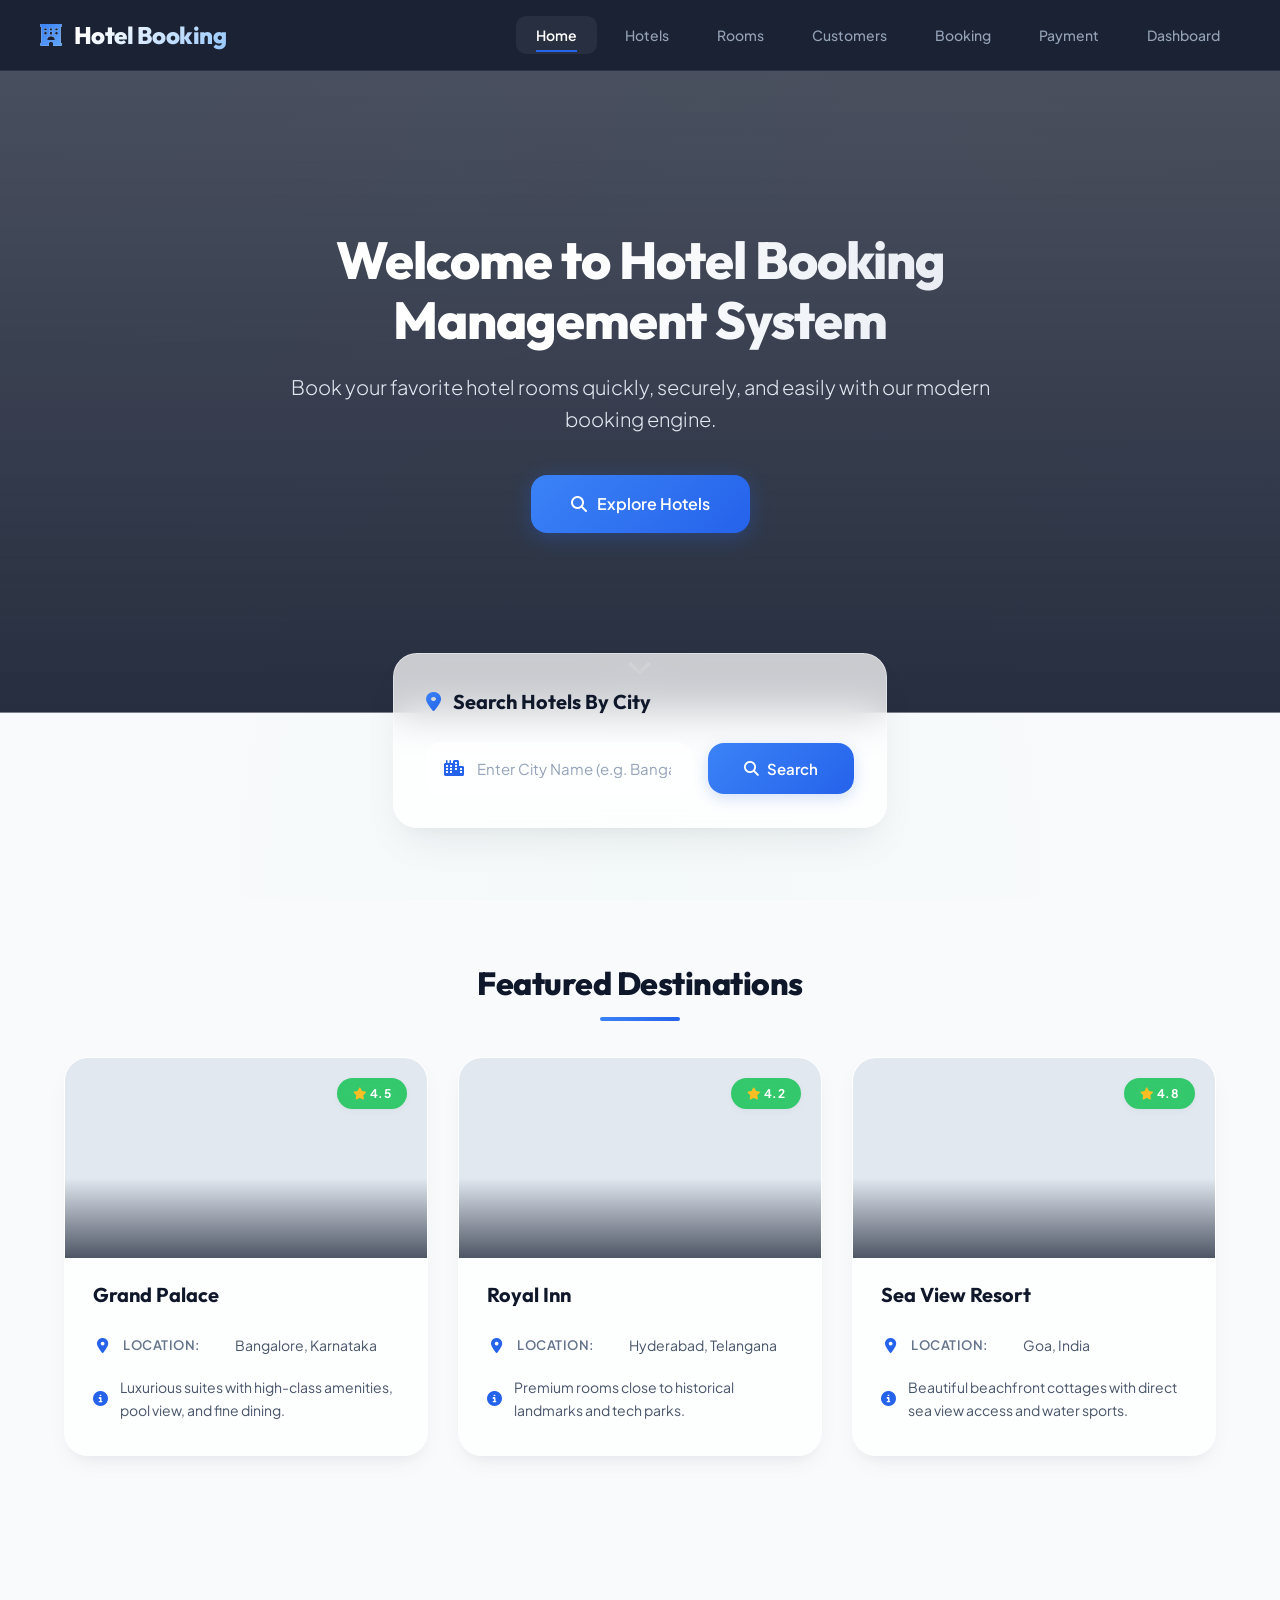
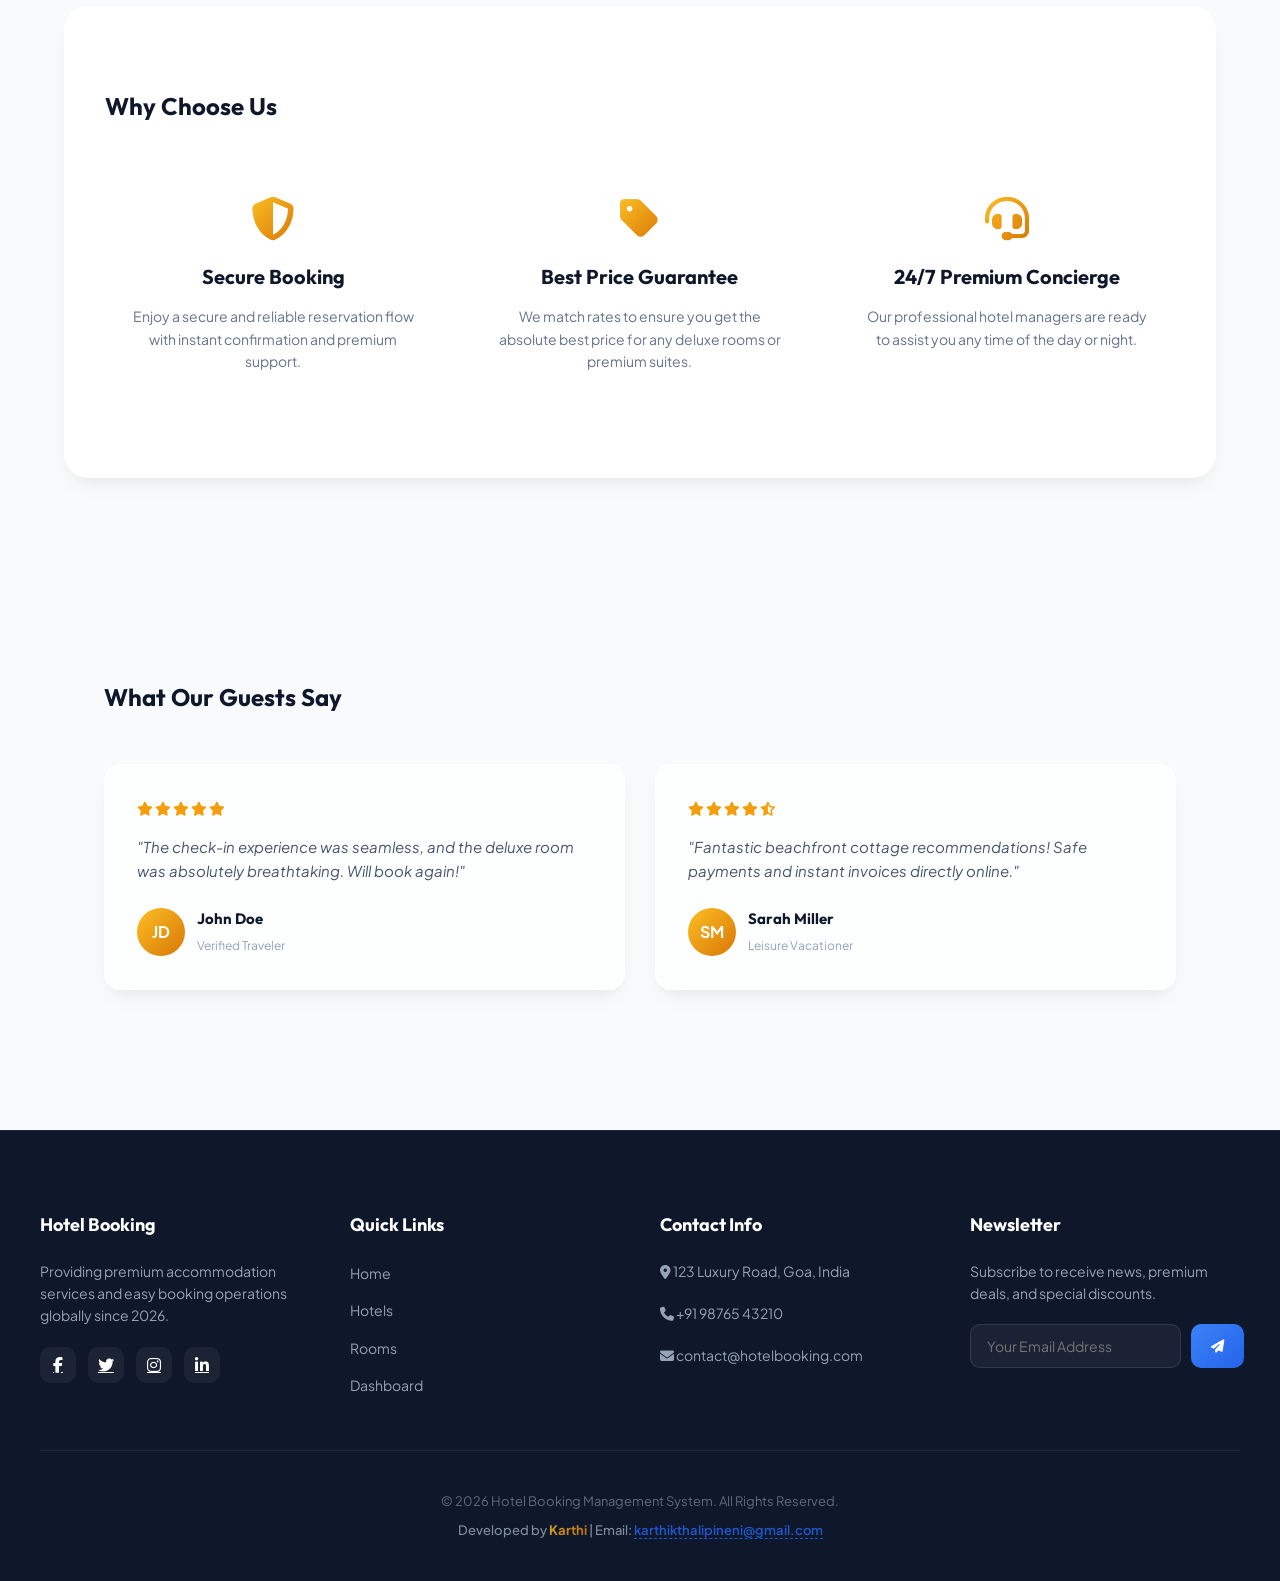
<file: frontend/index.html>
<!DOCTYPE html>
<html lang="en">
<head>
    <meta charset="UTF-8">
    <meta name="viewport" content="width=device-width, initial-scale=1.0">
    <title>Hotel Booking Management System</title>
    <!-- FontAwesome Icons -->
    <link rel="stylesheet" href="https://cdnjs.cloudflare.com/ajax/libs/font-awesome/6.4.0/css/all.min.css">
    <link rel="stylesheet" href="style.css">
</head>
<body>

    <!-- Navigation Bar -->
    <header>
        <nav class="navbar">
            <h2><i class="fa-solid fa-hotel"></i> Hotel Booking</h2>

            <button class="hamburger-menu" aria-label="Toggle Menu" onclick="toggleMobileMenu()">
                <i class="fa-solid fa-bars"></i>
            </button>

            <ul class="nav-links">
                <li><a href="index.html" class="active">Home</a></li>
                <li><a href="hotels.html">Hotels</a></li>
                <li><a href="rooms.html">Rooms</a></li>
                <li><a href="customers.html">Customers</a></li>
                <li><a href="booking.html">Booking</a></li>
                <li><a href="payment.html">Payment</a></li>
                <li><a href="dashboard.html">Dashboard</a></li>
            </ul>
        </nav>
    </header>

    <!-- Hero Section -->
    <section class="hero">
        <h1 class="anim-fade-up">Welcome to Hotel Booking Management System</h1>
        <p class="anim-fade-up">Book your favorite hotel rooms quickly, securely, and easily with our modern booking engine.</p>

        <a href="hotels.html" class="btn anim-fade-up">
            <i class="fa-solid fa-magnifying-glass"></i> Explore Hotels
        </a>

        <div class="scroll-indicator" onclick="document.getElementById('searchSection').scrollIntoView({behavior: 'smooth'})">
            <i class="fa-solid fa-chevron-down"></i>
        </div>
    </section>

    <!-- Search Hotel -->
    <section class="search" id="searchSection">
        <h2><i class="fa-solid fa-location-dot"></i> Search Hotels By City</h2>
        <div class="search-group">
            <div class="input-wrapper">
                <i class="fa-solid fa-city input-icon"></i>
                <input
                    type="text"
                    id="searchCity"
                    placeholder="Enter City Name (e.g. Bangalore, Goa)"
                >
            </div>
            <button onclick="searchHotel()">
                <i class="fa-solid fa-search"></i> Search
            </button>
        </div>
    </section>

    <!-- Featured Hotels -->
    <section class="featured">
        <h2>Featured Destinations</h2>
        <div class="hotel-container">

            <div class="hotel-card">
                <span class="badge success"><i class="fa-solid fa-star" style="color: #FBBF24;"></i> 4.5</span>
                <div class="card-image" style="background-image: url('https://images.unsplash.com/photo-1566073771259-6a8506099945?auto=format&fit=crop&w=600&q=80')"></div>
                <div class="card-body">
                    <h3>Grand Palace</h3>
                    <p><i class="fa-solid fa-map-marker-alt"></i> <b>Location:</b> Bangalore, Karnataka</p>
                    <p><i class="fa-solid fa-circle-info"></i> Luxurious suites with high-class amenities, pool view, and fine dining.</p>
                </div>
            </div>

            <div class="hotel-card">
                <span class="badge success"><i class="fa-solid fa-star" style="color: #FBBF24;"></i> 4.2</span>
                <div class="card-image" style="background-image: url('https://images.unsplash.com/photo-1582719508461-905c673771fd?auto=format&fit=crop&w=600&q=80')"></div>
                <div class="card-body">
                    <h3>Royal Inn</h3>
                    <p><i class="fa-solid fa-map-marker-alt"></i> <b>Location:</b> Hyderabad, Telangana</p>
                    <p><i class="fa-solid fa-circle-info"></i> Premium rooms close to historical landmarks and tech parks.</p>
                </div>
            </div>

            <div class="hotel-card">
                <span class="badge success"><i class="fa-solid fa-star" style="color: #FBBF24;"></i> 4.8</span>
                <div class="card-image" style="background-image: url('https://images.unsplash.com/photo-1520250497591-112f2f40a3f4?auto=format&fit=crop&w=600&q=80')"></div>
                <div class="card-body">
                    <h3>Sea View Resort</h3>
                    <p><i class="fa-solid fa-map-marker-alt"></i> <b>Location:</b> Goa, India</p>
                    <p><i class="fa-solid fa-circle-info"></i> Beautiful beachfront cottages with direct sea view access and water sports.</p>
                </div>
            </div>

        </div>
    </section>

    <!-- Why Choose Us Section -->
    <section class="why-choose-us">
        <h2>Why Choose Us</h2>
        <div class="why-grid">
            <div class="why-item">
                <i class="fa-solid fa-shield-halved"></i>
                <h3>Secure Booking</h3>
                <p>Enjoy a secure and reliable reservation flow with instant confirmation and premium support.</p>
            </div>
            <div class="why-item">
                <i class="fa-solid fa-tag"></i>
                <h3>Best Price Guarantee</h3>
                <p>We match rates to ensure you get the absolute best price for any deluxe rooms or premium suites.</p>
            </div>
            <div class="why-item">
                <i class="fa-solid fa-headset"></i>
                <h3>24/7 Premium Concierge</h3>
                <p>Our professional hotel managers are ready to assist you any time of the day or night.</p>
            </div>
        </div>
    </section>

    <!-- Testimonials Section -->
    <section class="testimonials-section">
        <h2>What Our Guests Say</h2>
        <div class="testimonials-grid">
            <div class="testimonial-card">
                <div class="testimonial-stars">
                    <i class="fa-solid fa-star"></i>
                    <i class="fa-solid fa-star"></i>
                    <i class="fa-solid fa-star"></i>
                    <i class="fa-solid fa-star"></i>
                    <i class="fa-solid fa-star"></i>
                </div>
                <p>"The check-in experience was seamless, and the deluxe room was absolutely breathtaking. Will book again!"</p>
                <div class="testimonial-user">
                    <div class="testimonial-avatar">JD</div>
                    <div class="testimonial-info">
                        <h4>John Doe</h4>
                        <span>Verified Traveler</span>
                    </div>
                </div>
            </div>
            <div class="testimonial-card">
                <div class="testimonial-stars">
                    <i class="fa-solid fa-star"></i>
                    <i class="fa-solid fa-star"></i>
                    <i class="fa-solid fa-star"></i>
                    <i class="fa-solid fa-star"></i>
                    <i class="fa-solid fa-star-half-stroke"></i>
                </div>
                <p>"Fantastic beachfront cottage recommendations! Safe payments and instant invoices directly online."</p>
                <div class="testimonial-user">
                    <div class="testimonial-avatar">SM</div>
                    <div class="testimonial-info">
                        <h4>Sarah Miller</h4>
                        <span>Leisure Vacationer</span>
                    </div>
                </div>
            </div>
        </div>
    </section>

    <!-- Footer -->
    <footer>
        <div class="footer-content">
            <div class="footer-section">
                <h3>Hotel Booking</h3>
                <p>Providing premium accommodation services and easy booking operations globally since 2026.</p>
                <div class="footer-social">
                    <a href="#"><i class="fa-brands fa-facebook-f"></i></a>
                    <a href="#"><i class="fa-brands fa-twitter"></i></a>
                    <a href="#"><i class="fa-brands fa-instagram"></i></a>
                    <a href="#"><i class="fa-brands fa-linkedin-in"></i></a>
                </div>
            </div>
            <div class="footer-section">
                <h3>Quick Links</h3>
                <ul class="footer-links">
                    <li><a href="index.html">Home</a></li>
                    <li><a href="hotels.html">Hotels</a></li>
                    <li><a href="rooms.html">Rooms</a></li>
                    <li><a href="dashboard.html">Dashboard</a></li>
                </ul>
            </div>
            <div class="footer-section">
                <h3>Contact Info</h3>
                <p><i class="fa-solid fa-location-dot"></i> 123 Luxury Road, Goa, India</p>
                <p><i class="fa-solid fa-phone"></i> +91 98765 43210</p>
                <p><i class="fa-solid fa-envelope"></i> contact@hotelbooking.com</p>
            </div>
            <div class="footer-section">
                <h3>Newsletter</h3>
                <p>Subscribe to receive news, premium deals, and special discounts.</p>
                <div class="newsletter-form">
                    <input type="email" placeholder="Your Email Address">
                    <button><i class="fa-solid fa-paper-plane"></i></button>
                </div>
            </div>
        </div>
        <div class="footer-bottom">
            <p>&copy; 2026 Hotel Booking Management System. All Rights Reserved.</p>
            <p style="margin-top: 8px; font-weight: 500; opacity: 0.85;">Developed by <span style="background: var(--accent-gradient); -webkit-background-clip: text; background-clip: text; color: transparent; font-weight: 700;">Karthi</span> | Email: <a href="mailto:karthikthalipineni@gmail.com" style="color: var(--primary); text-decoration: none; font-weight: 600; border-bottom: 1px dashed var(--primary); transition: var(--transition);">karthikthalipineni@gmail.com</a></p>
        </div>
    </footer>

    <script src="script.js"></script>

</body>
</html>
</file>
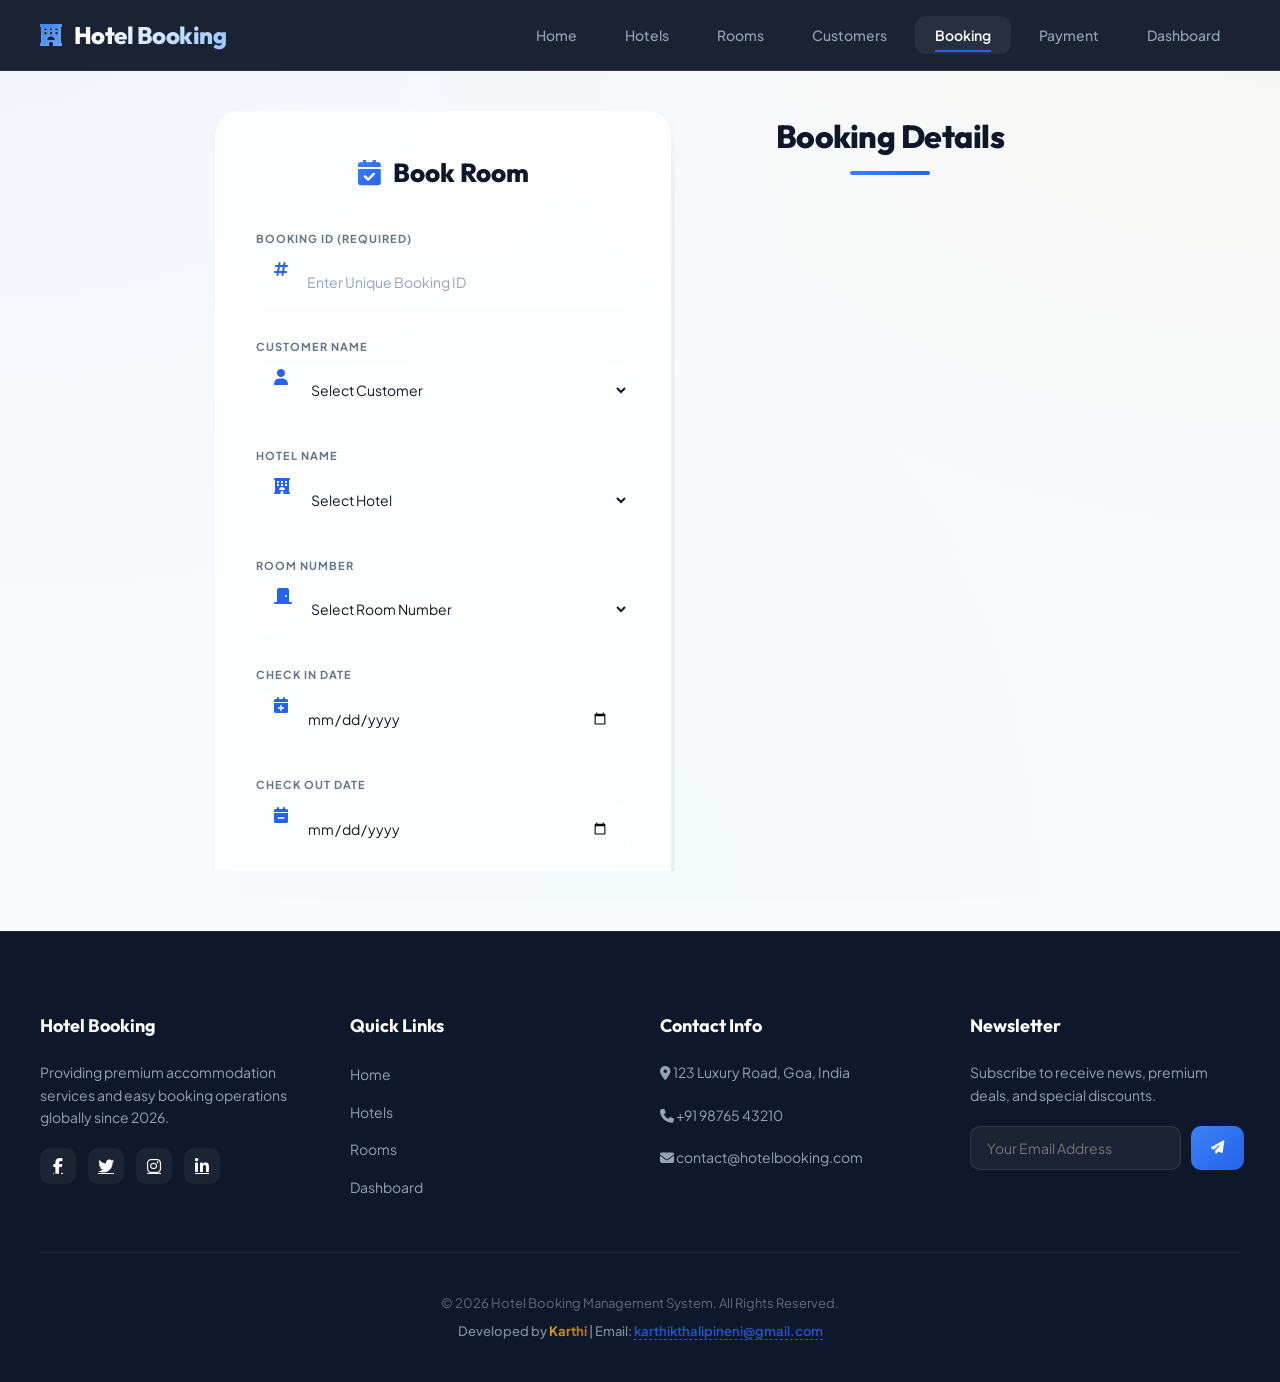
<file: frontend/booking.html>
<!DOCTYPE html>
<html lang="en">
<head>
    <meta charset="UTF-8">
    <meta name="viewport" content="width=device-width, initial-scale=1.0">
    <title>Booking Management</title>
    <link rel="stylesheet" href="https://cdnjs.cloudflare.com/ajax/libs/font-awesome/6.4.0/css/all.min.css">
    <link rel="stylesheet" href="style.css">
</head>
<body>

    <!-- Navigation -->
    <header>
        <nav class="navbar">
            <h2><i class="fa-solid fa-hotel"></i> Hotel Booking</h2>

            <button class="hamburger-menu" aria-label="Toggle Menu" onclick="toggleMobileMenu()">
                <i class="fa-solid fa-bars"></i>
            </button>

            <ul class="nav-links">
                <li><a href="index.html">Home</a></li>
                <li><a href="hotels.html">Hotels</a></li>
                <li><a href="rooms.html">Rooms</a></li>
                <li><a href="customers.html">Customers</a></li>
                <li><a href="booking.html" class="active">Booking</a></li>
                <li><a href="payment.html">Payment</a></li>
                <li><a href="dashboard.html">Dashboard</a></li>
            </ul>
        </nav>
    </header>

    <!-- Main Two-Column Layout -->
    <div class="dashboard-layout">
        
        <!-- Left: Setup Form -->
        <aside class="form-container">
            <form>
                <h2><i class="fa-solid fa-calendar-check"></i> Book Room</h2>

                <div class="form-group">
                    <label for="booking_id">Booking ID (Required)</label>
                    <i class="fa-solid fa-hashtag input-icon"></i>
                    <input type="number" id="booking_id" placeholder="Enter Unique Booking ID" required>
                </div>

                <div class="form-group">
                    <label for="booking_customer_name">Customer Name</label>
                    <i class="fa-solid fa-user input-icon"></i>
                    <select id="booking_customer_name" required>
                        <option value="">Select Customer</option>
                    </select>
                </div>

                <div class="form-group">
                    <label for="booking_hotel_name">Hotel Name</label>
                    <i class="fa-solid fa-hotel input-icon"></i>
                    <select id="booking_hotel_name" required>
                        <option value="">Select Hotel</option>
                    </select>
                </div>

                <div class="form-group">
                    <label for="booking_room_number">Room Number</label>
                    <i class="fa-solid fa-door-closed input-icon"></i>
                    <select id="booking_room_number" required>
                        <option value="">Select Room Number</option>
                    </select>
                </div>

                <div class="form-group">
                    <label for="check_in">Check In Date</label>
                    <i class="fa-solid fa-calendar-plus input-icon"></i>
                    <input type="date" id="check_in" required>
                </div>

                <div class="form-group">
                    <label for="check_out">Check Out Date</label>
                    <i class="fa-solid fa-calendar-minus input-icon"></i>
                    <input type="date" id="check_out" required>
                </div>

                <div class="form-group">
                    <label for="total_amount">Total Amount (₹)</label>
                    <i class="fa-solid fa-indian-rupee-sign input-icon"></i>
                    <input type="number" id="total_amount" placeholder="Total Price in ₹" required>
                </div>

                <div class="form-group">
                    <label for="booking_status">Booking Status</label>
                    <i class="fa-solid fa-circle-dot input-icon"></i>
                    <select id="booking_status" required>
                        <option value="">Select Status</option>
                        <option value="Confirmed">Confirmed</option>
                        <option value="Pending">Pending</option>
                        <option value="Cancelled">Cancelled</option>
                    </select>
                </div>

                <div class="btn-group">
                    <button type="button" onclick="addBooking()">
                        <i class="fa-solid fa-check"></i> Book Now
                    </button>
                    <button type="button" onclick="updateBooking()">
                        <i class="fa-solid fa-save"></i> Update Booking
                    </button>
                    <button type="reset" onclick="clearBookingForm()">
                        <i class="fa-solid fa-rotate-left"></i> Clear
                    </button>
                </div>
            </form>
        </aside>

        <!-- Right: Listings -->
        <main class="content-container">
            <section class="featured">
                <h2>Booking Details</h2>
                <div class="hotel-container" id="bookingList">
                    <!-- Booking cards will be displayed here -->
                </div>
            </section>
        </main>
        
    </div>

    <!-- Footer -->
    <footer>
        <div class="footer-content">
            <div class="footer-section">
                <h3>Hotel Booking</h3>
                <p>Providing premium accommodation services and easy booking operations globally since 2026.</p>
                <div class="footer-social">
                    <a href="#"><i class="fa-brands fa-facebook-f"></i></a>
                    <a href="#"><i class="fa-brands fa-twitter"></i></a>
                    <a href="#"><i class="fa-brands fa-instagram"></i></a>
                    <a href="#"><i class="fa-brands fa-linkedin-in"></i></a>
                </div>
            </div>
            <div class="footer-section">
                <h3>Quick Links</h3>
                <ul class="footer-links">
                    <li><a href="index.html">Home</a></li>
                    <li><a href="hotels.html">Hotels</a></li>
                    <li><a href="rooms.html">Rooms</a></li>
                    <li><a href="dashboard.html">Dashboard</a></li>
                </ul>
            </div>
            <div class="footer-section">
                <h3>Contact Info</h3>
                <p><i class="fa-solid fa-location-dot"></i> 123 Luxury Road, Goa, India</p>
                <p><i class="fa-solid fa-phone"></i> +91 98765 43210</p>
                <p><i class="fa-solid fa-envelope"></i> contact@hotelbooking.com</p>
            </div>
            <div class="footer-section">
                <h3>Newsletter</h3>
                <p>Subscribe to receive news, premium deals, and special discounts.</p>
                <div class="newsletter-form">
                    <input type="email" placeholder="Your Email Address">
                    <button><i class="fa-solid fa-paper-plane"></i></button>
                </div>
            </div>
        </div>
        <div class="footer-bottom">
            <p>&copy; 2026 Hotel Booking Management System. All Rights Reserved.</p>
            <p style="margin-top: 8px; font-weight: 500; opacity: 0.85;">Developed by <span style="background: var(--accent-gradient); -webkit-background-clip: text; background-clip: text; color: transparent; font-weight: 700;">Karthi</span> | Email: <a href="mailto:karthikthalipineni@gmail.com" style="color: var(--primary); text-decoration: none; font-weight: 600; border-bottom: 1px dashed var(--primary); transition: var(--transition);">karthikthalipineni@gmail.com</a></p>
        </div>
    </footer>

    <script src="script.js"></script>

</body>
</html>
</file>
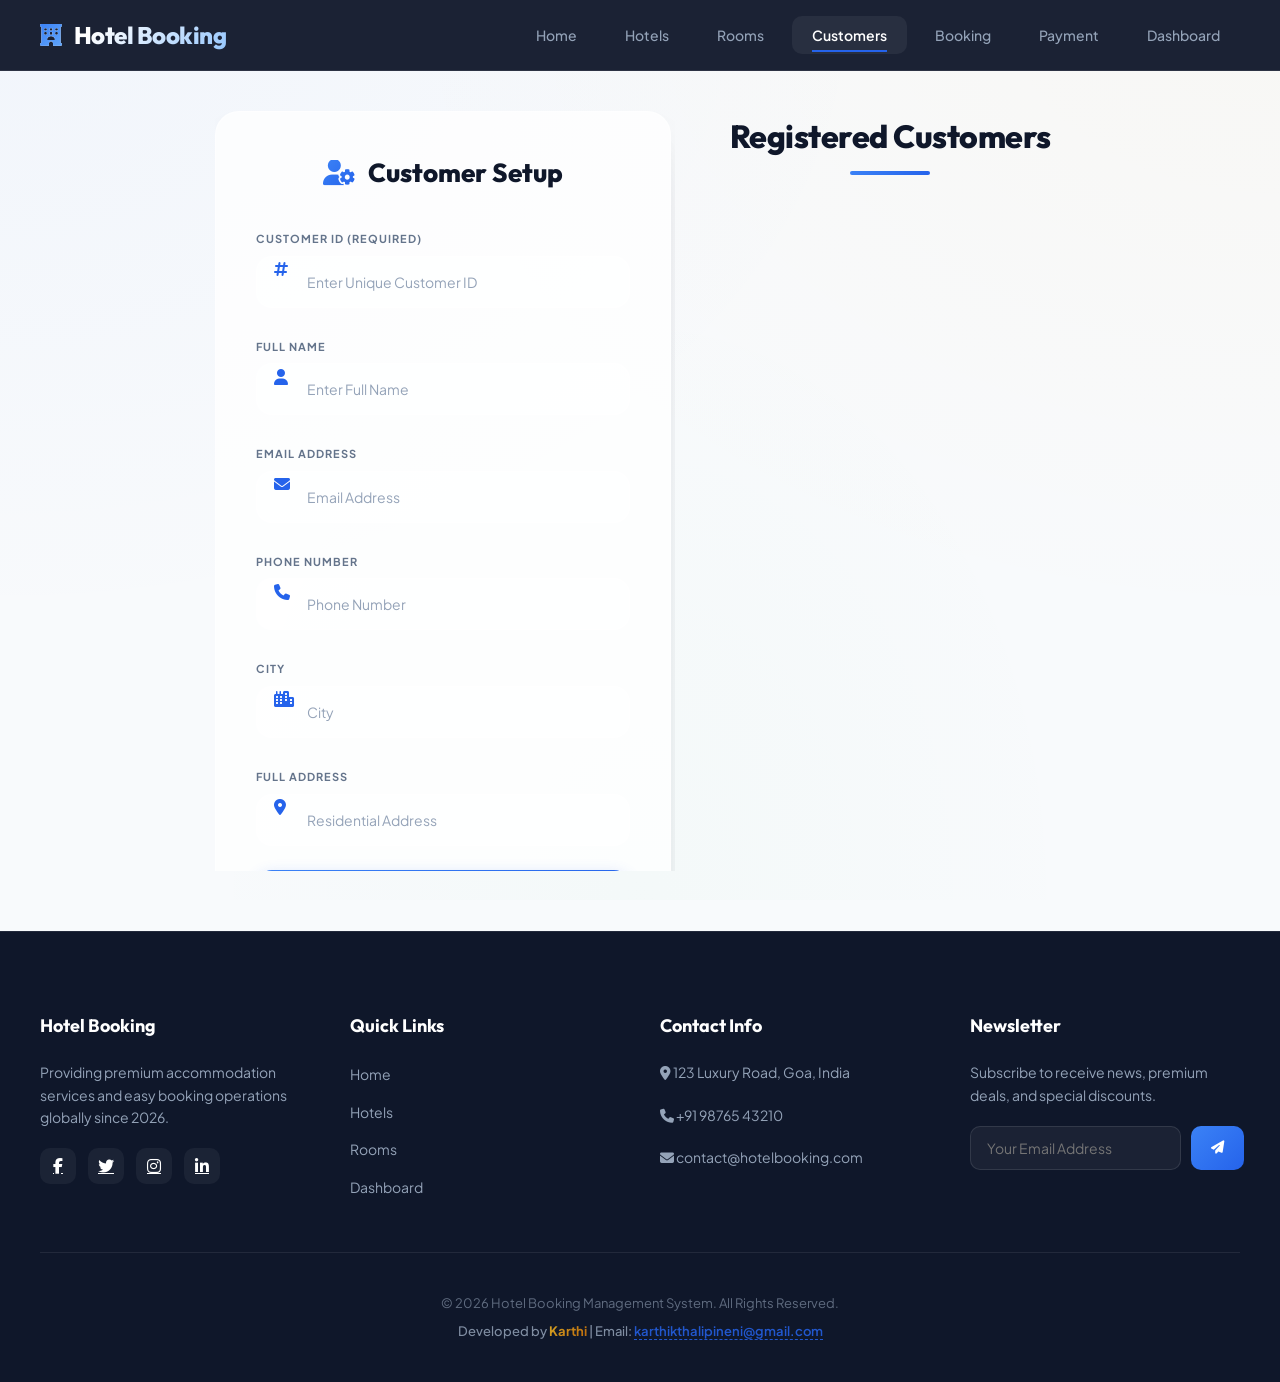
<file: frontend/customers.html>
<!DOCTYPE html>
<html lang="en">
<head>
    <meta charset="UTF-8">
    <meta name="viewport" content="width=device-width, initial-scale=1.0">
    <title>Customer Management</title>
    <link rel="stylesheet" href="https://cdnjs.cloudflare.com/ajax/libs/font-awesome/6.4.0/css/all.min.css">
    <link rel="stylesheet" href="style.css">
</head>
<body>

    <!-- Navigation -->
    <header>
        <nav class="navbar">
            <h2><i class="fa-solid fa-hotel"></i> Hotel Booking</h2>

            <button class="hamburger-menu" aria-label="Toggle Menu" onclick="toggleMobileMenu()">
                <i class="fa-solid fa-bars"></i>
            </button>

            <ul class="nav-links">
                <li><a href="index.html">Home</a></li>
                <li><a href="hotels.html">Hotels</a></li>
                <li><a href="rooms.html">Rooms</a></li>
                <li><a href="customers.html" class="active">Customers</a></li>
                <li><a href="booking.html">Booking</a></li>
                <li><a href="payment.html">Payment</a></li>
                <li><a href="dashboard.html">Dashboard</a></li>
            </ul>
        </nav>
    </header>

    <!-- Main Two-Column Layout -->
    <div class="dashboard-layout">
        
        <!-- Left: Form Setup -->
        <aside class="form-container">
            <form>
                <h2><i class="fa-solid fa-user-gear"></i> Customer Setup</h2>

                <div class="form-group">
                    <label for="customer_id">Customer ID (Required)</label>
                    <i class="fa-solid fa-hashtag input-icon"></i>
                    <input type="number" id="customer_id" placeholder="Enter Unique Customer ID" required>
                </div>

                <div class="form-group">
                    <label for="full_name">Full Name</label>
                    <i class="fa-solid fa-user input-icon"></i>
                    <input type="text" id="full_name" placeholder="Enter Full Name" required>
                </div>

                <div class="form-group">
                    <label for="customer_email">Email Address</label>
                    <i class="fa-solid fa-envelope input-icon"></i>
                    <input type="email" id="customer_email" placeholder="Email Address" required>
                </div>

                <div class="form-group">
                    <label for="phone">Phone Number</label>
                    <i class="fa-solid fa-phone input-icon"></i>
                    <input type="text" id="phone" placeholder="Phone Number" required>
                </div>

                <div class="form-group">
                    <label for="customer_city">City</label>
                    <i class="fa-solid fa-city input-icon"></i>
                    <input type="text" id="customer_city" placeholder="City" required>
                </div>

                <div class="form-group">
                    <label for="address">Full Address</label>
                    <i class="fa-solid fa-location-dot input-icon"></i>
                    <input type="text" id="address" placeholder="Residential Address" required>
                </div>

                <div class="btn-group">
                    <button type="button" onclick="addCustomer()">
                        <i class="fa-solid fa-user-plus"></i> Register
                    </button>
                    <button type="button" onclick="updateCustomer()">
                        <i class="fa-solid fa-user-pen"></i> Update
                    </button>
                    <button type="reset" onclick="clearCustomerForm()">
                        <i class="fa-solid fa-rotate-left"></i> Clear
                    </button>
                </div>
            </form>
        </aside>

        <!-- Right: Listings -->
        <main class="content-container">
            <section class="featured">
                <h2>Registered Customers</h2>
                <div class="hotel-container" id="customerList">
                    <!-- Customers will be loaded here -->
                </div>
            </section>
        </main>
        
    </div>

    <!-- Footer -->
    <footer>
        <div class="footer-content">
            <div class="footer-section">
                <h3>Hotel Booking</h3>
                <p>Providing premium accommodation services and easy booking operations globally since 2026.</p>
                <div class="footer-social">
                    <a href="#"><i class="fa-brands fa-facebook-f"></i></a>
                    <a href="#"><i class="fa-brands fa-twitter"></i></a>
                    <a href="#"><i class="fa-brands fa-instagram"></i></a>
                    <a href="#"><i class="fa-brands fa-linkedin-in"></i></a>
                </div>
            </div>
            <div class="footer-section">
                <h3>Quick Links</h3>
                <ul class="footer-links">
                    <li><a href="index.html">Home</a></li>
                    <li><a href="hotels.html">Hotels</a></li>
                    <li><a href="rooms.html">Rooms</a></li>
                    <li><a href="dashboard.html">Dashboard</a></li>
                </ul>
            </div>
            <div class="footer-section">
                <h3>Contact Info</h3>
                <p><i class="fa-solid fa-location-dot"></i> 123 Luxury Road, Goa, India</p>
                <p><i class="fa-solid fa-phone"></i> +91 98765 43210</p>
                <p><i class="fa-solid fa-envelope"></i> contact@hotelbooking.com</p>
            </div>
            <div class="footer-section">
                <h3>Newsletter</h3>
                <p>Subscribe to receive news, premium deals, and special discounts.</p>
                <div class="newsletter-form">
                    <input type="email" placeholder="Your Email Address">
                    <button><i class="fa-solid fa-paper-plane"></i></button>
                </div>
            </div>
        </div>
        <div class="footer-bottom">
            <p>&copy; 2026 Hotel Booking Management System. All Rights Reserved.</p>
            <p style="margin-top: 8px; font-weight: 500; opacity: 0.85;">Developed by <span style="background: var(--accent-gradient); -webkit-background-clip: text; background-clip: text; color: transparent; font-weight: 700;">Karthi</span> | Email: <a href="mailto:karthikthalipineni@gmail.com" style="color: var(--primary); text-decoration: none; font-weight: 600; border-bottom: 1px dashed var(--primary); transition: var(--transition);">karthikthalipineni@gmail.com</a></p>
        </div>
    </footer>

    <script src="script.js"></script>

</body>
</html>
</file>
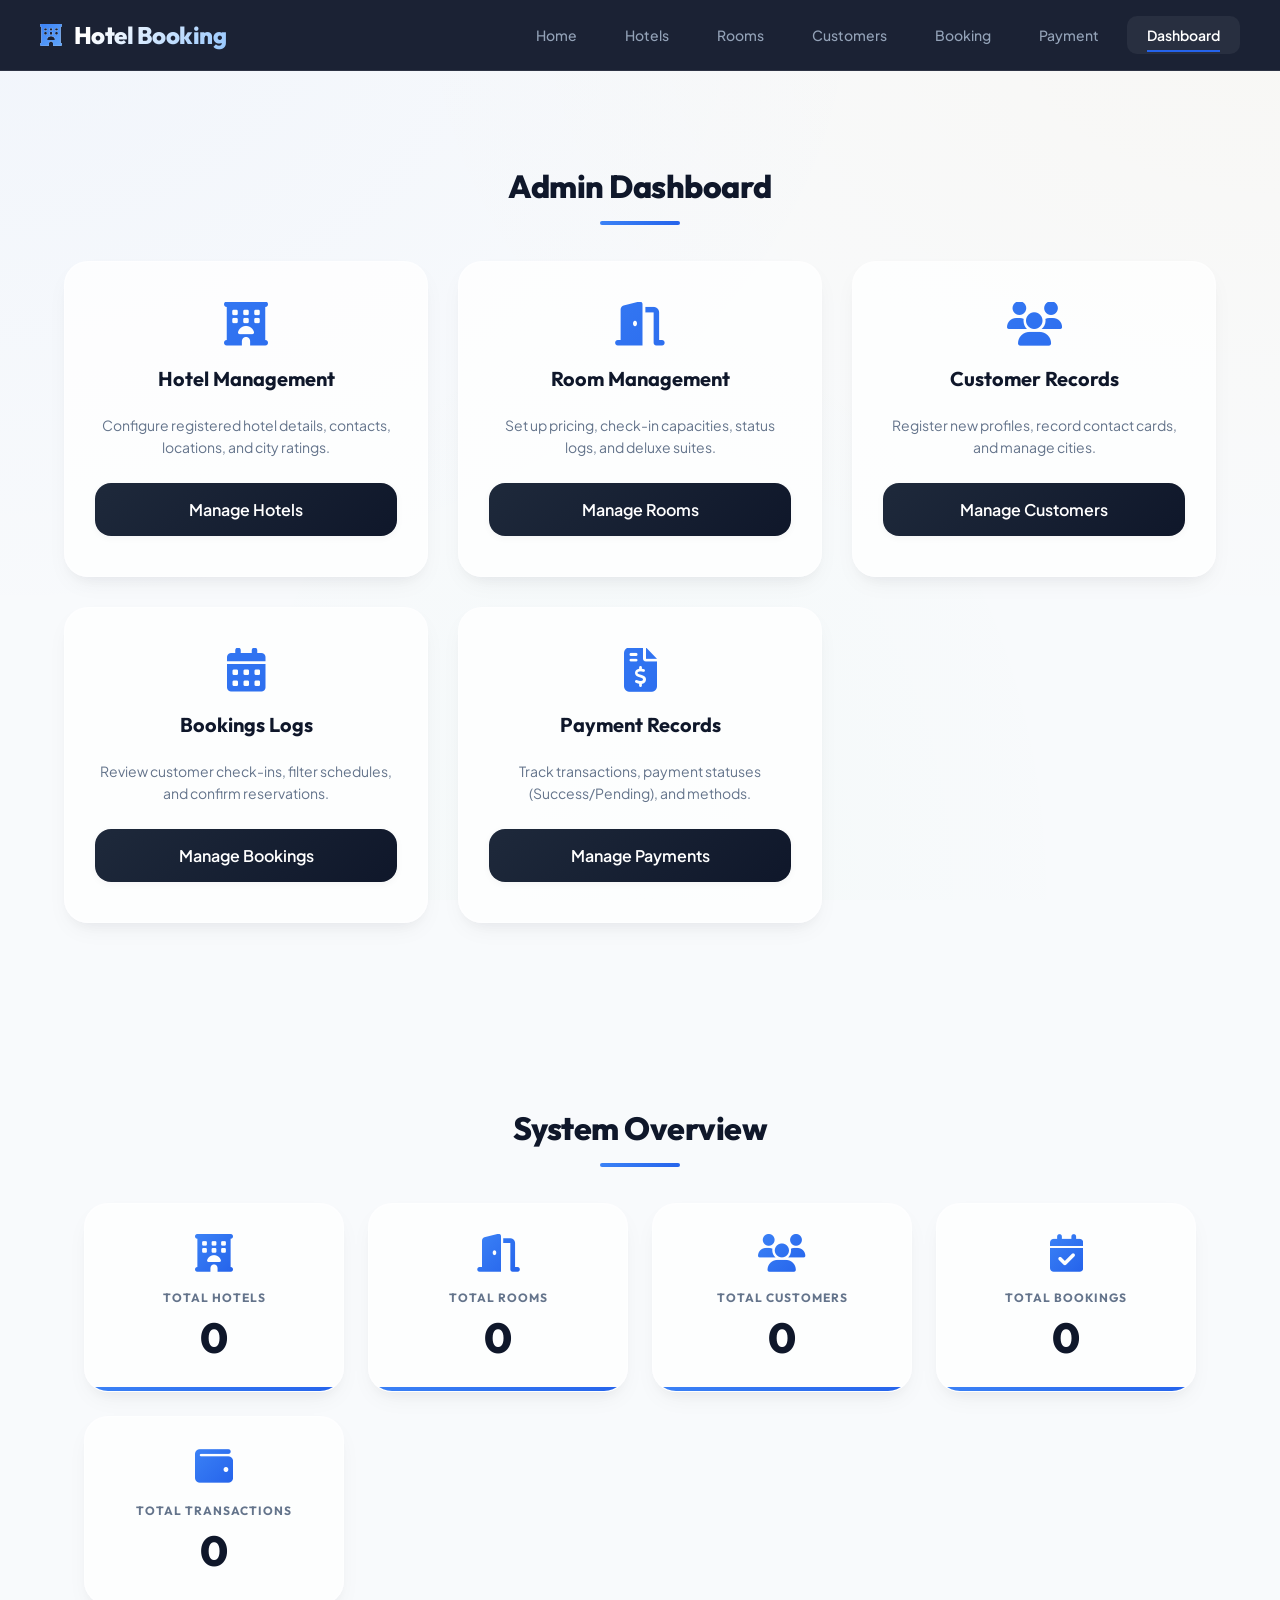
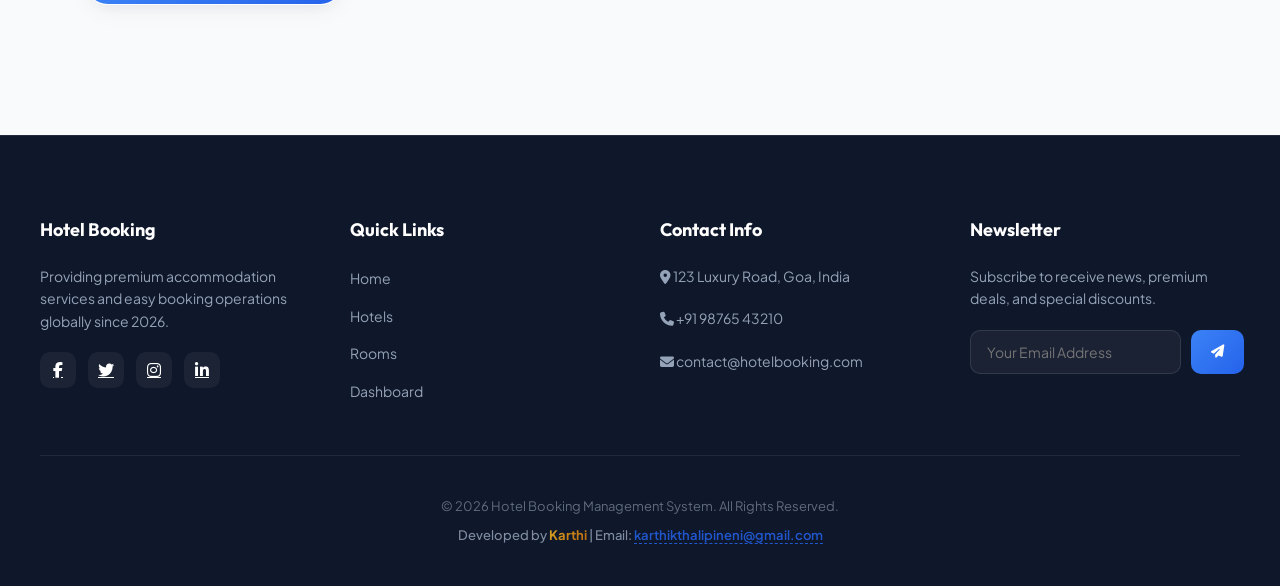
<file: frontend/dashboard.html>
<!DOCTYPE html>
<html lang="en">
<head>
    <meta charset="UTF-8">
    <meta name="viewport" content="width=device-width, initial-scale=1.0">
    <title>Admin Dashboard</title>
    <link rel="stylesheet" href="https://cdnjs.cloudflare.com/ajax/libs/font-awesome/6.4.0/css/all.min.css">
    <link rel="stylesheet" href="style.css">
</head>
<body>

    <!-- Navigation -->
    <header>
        <nav class="navbar">
            <h2><i class="fa-solid fa-hotel"></i> Hotel Booking</h2>

            <button class="hamburger-menu" aria-label="Toggle Menu" onclick="toggleMobileMenu()">
                <i class="fa-solid fa-bars"></i>
            </button>

            <ul class="nav-links">
                <li><a href="index.html">Home</a></li>
                <li><a href="hotels.html">Hotels</a></li>
                <li><a href="rooms.html">Rooms</a></li>
                <li><a href="customers.html">Customers</a></li>
                <li><a href="booking.html">Booking</a></li>
                <li><a href="payment.html">Payment</a></li>
                <li><a href="dashboard.html" class="active">Dashboard</a></li>
            </ul>
        </nav>
    </header>

    <!-- Main Content Grid -->
    <section class="featured">
        <h2>Admin Dashboard</h2>
        
        <!-- Management Quick Links -->
        <div class="hotel-container dashboard-quick-links" style="margin-bottom: 50px; margin-top: 30px;">
            <div class="hotel-card">
                <i class="fa-solid fa-hotel"></i>
                <h3>Hotel Management</h3>
                <p>Configure registered hotel details, contacts, locations, and city ratings.</p>
                <a href="hotels.html" class="btn">Manage Hotels</a>
            </div>

            <div class="hotel-card">
                <i class="fa-solid fa-door-open"></i>
                <h3>Room Management</h3>
                <p>Set up pricing, check-in capacities, status logs, and deluxe suites.</p>
                <a href="rooms.html" class="btn">Manage Rooms</a>
            </div>

            <div class="hotel-card">
                <i class="fa-solid fa-users"></i>
                <h3>Customer Records</h3>
                <p>Register new profiles, record contact cards, and manage cities.</p>
                <a href="customers.html" class="btn">Manage Customers</a>
            </div>

            <div class="hotel-card">
                <i class="fa-solid fa-calendar-days"></i>
                <h3>Bookings Logs</h3>
                <p>Review customer check-ins, filter schedules, and confirm reservations.</p>
                <a href="booking.html" class="btn">Manage Bookings</a>
            </div>

            <div class="hotel-card">
                <i class="fa-solid fa-file-invoice-dollar"></i>
                <h3>Payment Records</h3>
                <p>Track transactions, payment statuses (Success/Pending), and methods.</p>
                <a href="payment.html" class="btn">Manage Payments</a>
            </div>
        </div>
    </section>

    <!-- Quick Statistics -->
    <section class="featured" style="padding: 40px 20px; width: 90%; margin: 0 auto 50px auto;">
        <h2>System Overview</h2>
        
        <div class="stats-grid" style="margin-top: 30px;">
            <div class="stat-card">
                <i class="fa-solid fa-hotel"></i>
                <h3>Total Hotels</h3>
                <h1 id="totalHotels">0</h1>
            </div>

            <div class="stat-card">
                <i class="fa-solid fa-door-open"></i>
                <h3>Total Rooms</h3>
                <h1 id="totalRooms">0</h1>
            </div>

            <div class="stat-card">
                <i class="fa-solid fa-users"></i>
                <h3>Total Customers</h3>
                <h1 id="totalCustomers">0</h1>
            </div>

            <div class="stat-card">
                <i class="fa-solid fa-calendar-check"></i>
                <h3>Total Bookings</h3>
                <h1 id="totalBookings">0</h1>
            </div>

            <div class="stat-card">
                <i class="fa-solid fa-wallet"></i>
                <h3>Total Transactions</h3>
                <h1 id="totalPayments">0</h1>
            </div>
        </div>
    </section>

    <!-- Footer -->
    <footer>
        <div class="footer-content">
            <div class="footer-section">
                <h3>Hotel Booking</h3>
                <p>Providing premium accommodation services and easy booking operations globally since 2026.</p>
                <div class="footer-social">
                    <a href="#"><i class="fa-brands fa-facebook-f"></i></a>
                    <a href="#"><i class="fa-brands fa-twitter"></i></a>
                    <a href="#"><i class="fa-brands fa-instagram"></i></a>
                    <a href="#"><i class="fa-brands fa-linkedin-in"></i></a>
                </div>
            </div>
            <div class="footer-section">
                <h3>Quick Links</h3>
                <ul class="footer-links">
                    <li><a href="index.html">Home</a></li>
                    <li><a href="hotels.html">Hotels</a></li>
                    <li><a href="rooms.html">Rooms</a></li>
                    <li><a href="dashboard.html">Dashboard</a></li>
                </ul>
            </div>
            <div class="footer-section">
                <h3>Contact Info</h3>
                <p><i class="fa-solid fa-location-dot"></i> 123 Luxury Road, Goa, India</p>
                <p><i class="fa-solid fa-phone"></i> +91 98765 43210</p>
                <p><i class="fa-solid fa-envelope"></i> contact@hotelbooking.com</p>
            </div>
            <div class="footer-section">
                <h3>Newsletter</h3>
                <p>Subscribe to receive news, premium deals, and special discounts.</p>
                <div class="newsletter-form">
                    <input type="email" placeholder="Your Email Address">
                    <button><i class="fa-solid fa-paper-plane"></i></button>
                </div>
            </div>
        </div>
        <div class="footer-bottom">
            <p>&copy; 2026 Hotel Booking Management System. All Rights Reserved.</p>
            <p style="margin-top: 8px; font-weight: 500; opacity: 0.85;">Developed by <span style="background: var(--accent-gradient); -webkit-background-clip: text; background-clip: text; color: transparent; font-weight: 700;">Karthi</span> | Email: <a href="mailto:karthikthalipineni@gmail.com" style="color: var(--primary); text-decoration: none; font-weight: 600; border-bottom: 1px dashed var(--primary); transition: var(--transition);">karthikthalipineni@gmail.com</a></p>
        </div>
    </footer>

    <script src="script.js"></script>

</body>
</html>
</file>
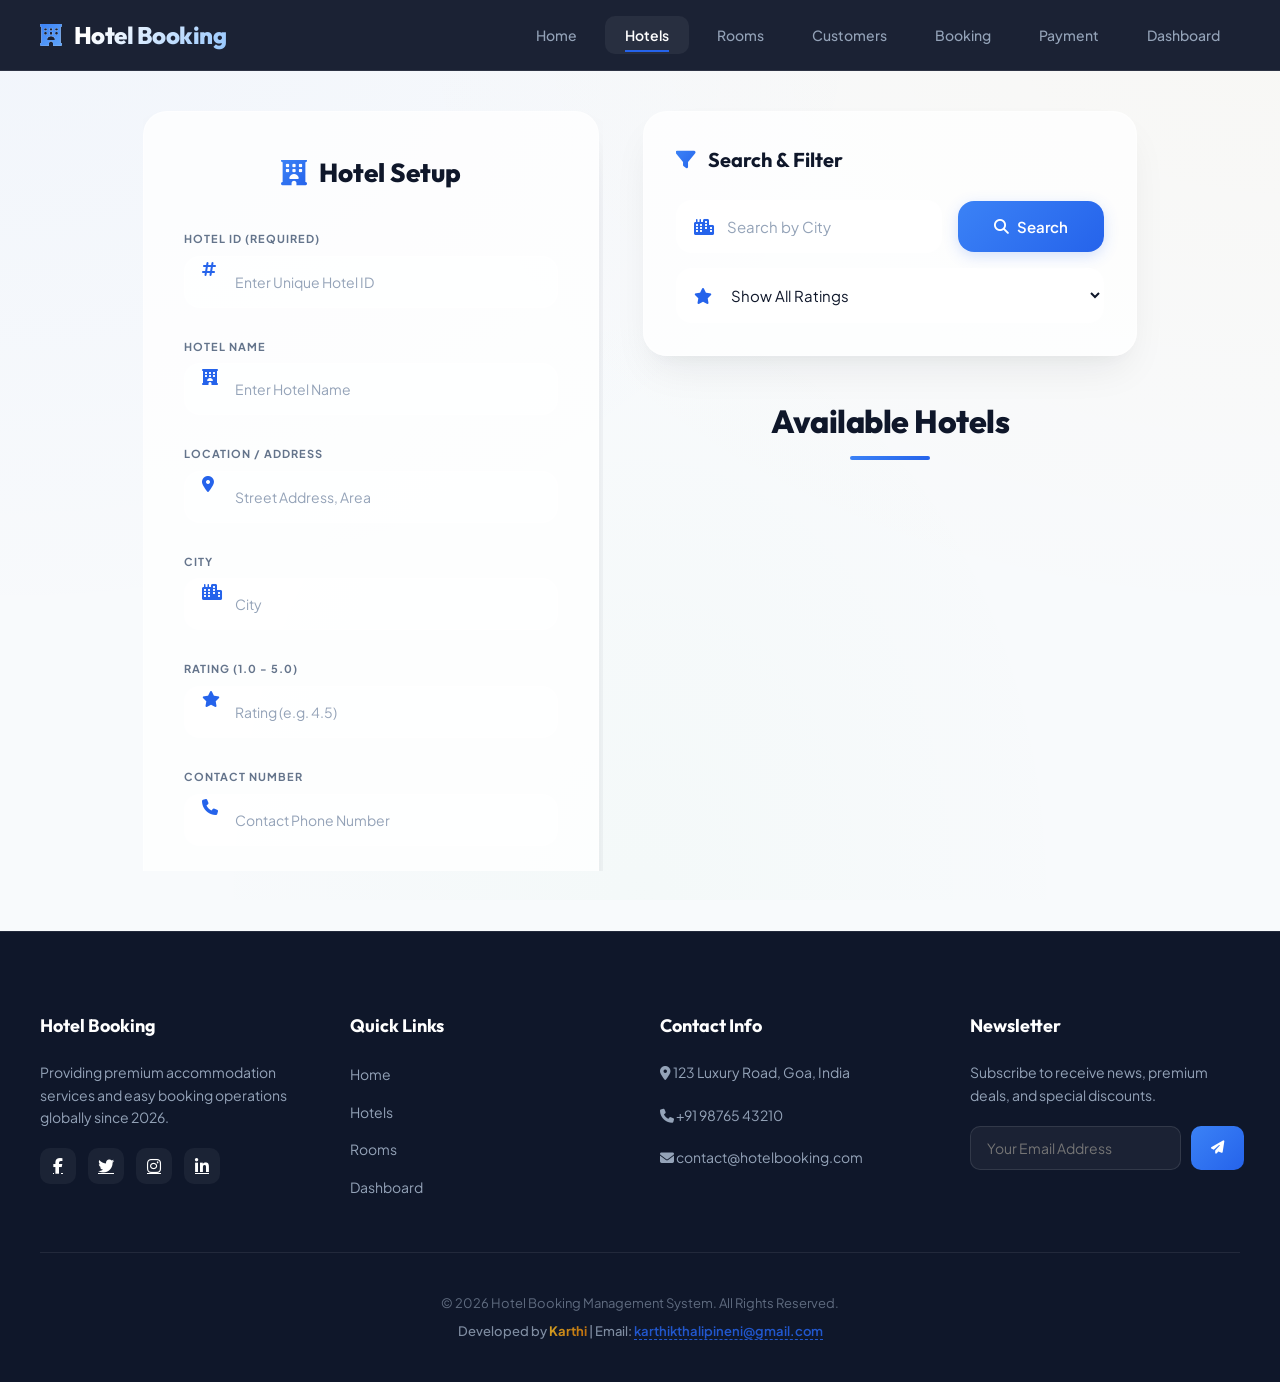
<file: frontend/hotels.html>
<!DOCTYPE html>
<html lang="en">
<head>
    <meta charset="UTF-8">
    <meta name="viewport" content="width=device-width, initial-scale=1.0">
    <title>Hotels Management</title>
    <link rel="stylesheet" href="https://cdnjs.cloudflare.com/ajax/libs/font-awesome/6.4.0/css/all.min.css">
    <link rel="stylesheet" href="style.css">
</head>
<body>

    <!-- Navigation -->
    <header>
        <nav class="navbar">
            <h2><i class="fa-solid fa-hotel"></i> Hotel Booking</h2>

            <button class="hamburger-menu" aria-label="Toggle Menu" onclick="toggleMobileMenu()">
                <i class="fa-solid fa-bars"></i>
            </button>

            <ul class="nav-links">
                <li><a href="index.html">Home</a></li>
                <li><a href="hotels.html" class="active">Hotels</a></li>
                <li><a href="rooms.html">Rooms</a></li>
                <li><a href="customers.html">Customers</a></li>
                <li><a href="booking.html">Booking</a></li>
                <li><a href="payment.html">Payment</a></li>
                <li><a href="dashboard.html">Dashboard</a></li>
            </ul>
        </nav>
    </header>

    <!-- Main Dashboard Grid -->
    <div class="dashboard-layout">
        
        <!-- Left Column: Setup Form -->
        <aside class="form-container">
            <form>
                <h2><i class="fa-solid fa-hotel"></i> Hotel Setup</h2>

                <div class="form-group">
                    <label for="hotel_id">Hotel ID (Required)</label>
                    <i class="fa-solid fa-hashtag input-icon"></i>
                    <input type="number" id="hotel_id" placeholder="Enter Unique Hotel ID" required>
                </div>

                <div class="form-group">
                    <label for="hotel_name">Hotel Name</label>
                    <i class="fa-solid fa-hotel input-icon"></i>
                    <input type="text" id="hotel_name" placeholder="Enter Hotel Name" required>
                </div>

                <div class="form-group">
                    <label for="location">Location / Address</label>
                    <i class="fa-solid fa-map-marker-alt input-icon"></i>
                    <input type="text" id="location" placeholder="Street Address, Area" required>
                </div>

                <div class="form-group">
                    <label for="city">City</label>
                    <i class="fa-solid fa-city input-icon"></i>
                    <input type="text" id="city" placeholder="City" required>
                </div>

                <div class="form-group">
                    <label for="rating">Rating (1.0 - 5.0)</label>
                    <i class="fa-solid fa-star input-icon"></i>
                    <input type="number" step="0.1" min="1" max="5" id="rating" placeholder="Rating (e.g. 4.5)" required>
                </div>

                <div class="form-group">
                    <label for="contact">Contact Number</label>
                    <i class="fa-solid fa-phone input-icon"></i>
                    <input type="text" id="contact" placeholder="Contact Phone Number" required>
                </div>

                <div class="form-group">
                    <label for="email">Email Address</label>
                    <i class="fa-solid fa-envelope input-icon"></i>
                    <input type="email" id="email" placeholder="Email Address" required>
                </div>

                <div class="btn-group">
                    <button type="button" onclick="addHotel()">
                        <i class="fa-solid fa-plus"></i> Add Hotel
                    </button>
                    <button type="button" onclick="updateHotel()">
                        <i class="fa-solid fa-save"></i> Update Hotel
                    </button>
                    <button type="reset" onclick="clearHotelForm()">
                        <i class="fa-solid fa-rotate-left"></i> Clear
                    </button>
                </div>
            </form>
        </aside>

        <!-- Right Column: Listings and Searches -->
        <main class="content-container">
            
            <!-- Search & Filter -->
            <section class="search">
                <h2><i class="fa-solid fa-filter"></i> Search & Filter</h2>

                <div class="search-group" style="margin-bottom: 15px;">
                    <div class="input-wrapper">
                        <i class="fa-solid fa-city input-icon"></i>
                        <input
                            type="text"
                            id="searchCity"
                            placeholder="Search by City"
                        >
                    </div>
                    <button type="button" onclick="searchHotel()">
                        <i class="fa-solid fa-search"></i> Search
                    </button>
                </div>

                <div class="search-group">
                    <div class="input-wrapper">
                        <i class="fa-solid fa-star input-icon"></i>
                        <select id="filterRating" onchange="filterRating()">
                            <option value="0">Show All Ratings</option>
                            <option value="5">5 Stars only</option>
                            <option value="4">4 Stars & Above</option>
                            <option value="3">3 Stars & Above</option>
                        </select>
                    </div>
                </div>
            </section>

            <!-- Hotel List -->
            <section class="featured">
                <h2>Available Hotels</h2>
                <div class="hotel-container" id="hotelList">
                    <!-- Hotel cards will be loaded here -->
                </div>
            </section>
            
        </main>
    </div>

    <!-- Footer -->
    <footer>
        <div class="footer-content">
            <div class="footer-section">
                <h3>Hotel Booking</h3>
                <p>Providing premium accommodation services and easy booking operations globally since 2026.</p>
                <div class="footer-social">
                    <a href="#"><i class="fa-brands fa-facebook-f"></i></a>
                    <a href="#"><i class="fa-brands fa-twitter"></i></a>
                    <a href="#"><i class="fa-brands fa-instagram"></i></a>
                    <a href="#"><i class="fa-brands fa-linkedin-in"></i></a>
                </div>
            </div>
            <div class="footer-section">
                <h3>Quick Links</h3>
                <ul class="footer-links">
                    <li><a href="index.html">Home</a></li>
                    <li><a href="hotels.html">Hotels</a></li>
                    <li><a href="rooms.html">Rooms</a></li>
                    <li><a href="dashboard.html">Dashboard</a></li>
                </ul>
            </div>
            <div class="footer-section">
                <h3>Contact Info</h3>
                <p><i class="fa-solid fa-location-dot"></i> 123 Luxury Road, Goa, India</p>
                <p><i class="fa-solid fa-phone"></i> +91 98765 43210</p>
                <p><i class="fa-solid fa-envelope"></i> contact@hotelbooking.com</p>
            </div>
            <div class="footer-section">
                <h3>Newsletter</h3>
                <p>Subscribe to receive news, premium deals, and special discounts.</p>
                <div class="newsletter-form">
                    <input type="email" placeholder="Your Email Address">
                    <button><i class="fa-solid fa-paper-plane"></i></button>
                </div>
            </div>
        </div>
        <div class="footer-bottom">
            <p>&copy; 2026 Hotel Booking Management System. All Rights Reserved.</p>
            <p style="margin-top: 8px; font-weight: 500; opacity: 0.85;">Developed by <span style="background: var(--accent-gradient); -webkit-background-clip: text; background-clip: text; color: transparent; font-weight: 700;">Karthi</span> | Email: <a href="mailto:karthikthalipineni@gmail.com" style="color: var(--primary); text-decoration: none; font-weight: 600; border-bottom: 1px dashed var(--primary); transition: var(--transition);">karthikthalipineni@gmail.com</a></p>
        </div>
    </footer>

    <script src="script.js"></script>

</body>
</html>
</file>
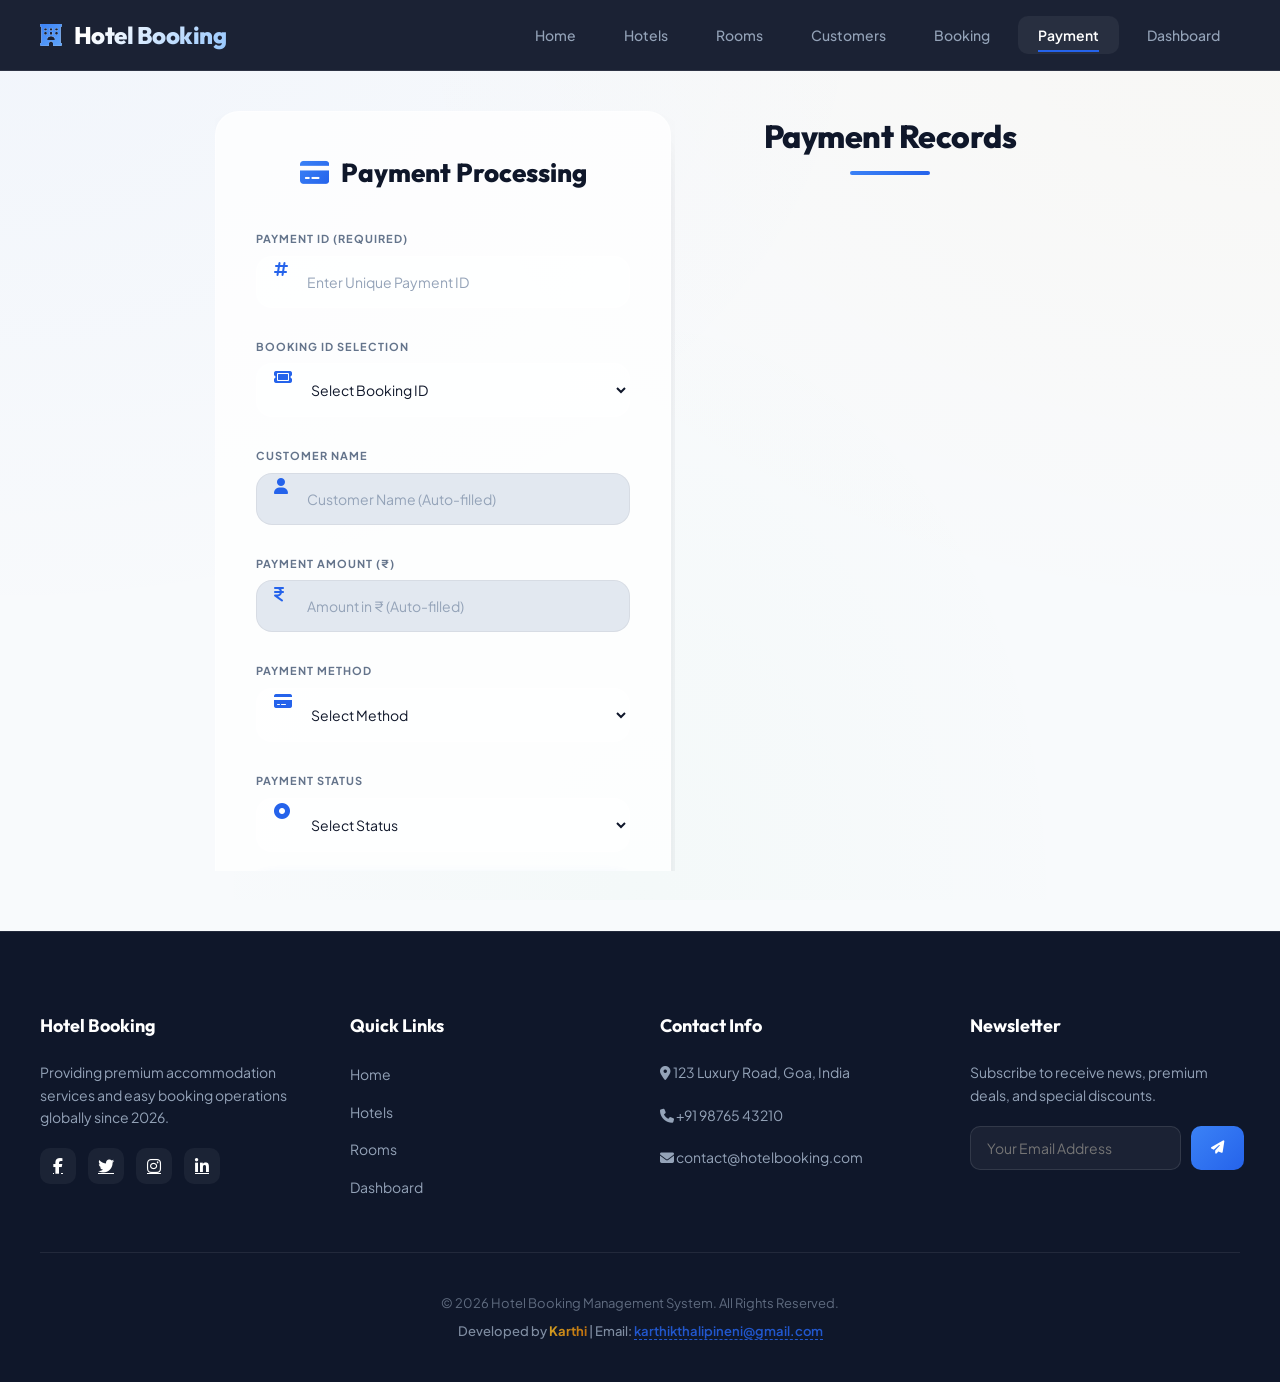
<file: frontend/payment.html>
<!DOCTYPE html>
<html lang="en">
<head>
    <meta charset="UTF-8">
    <meta name="viewport" content="width=device-width, initial-scale=1.0">
    <title>Payment Management</title>
    <link rel="stylesheet" href="https://cdnjs.cloudflare.com/ajax/libs/font-awesome/6.4.0/css/all.min.css">
    <link rel="stylesheet" href="style.css">
</head>
<body>

    <!-- Navigation -->
    <header>
        <nav class="navbar">
            <h2><i class="fa-solid fa-hotel"></i> Hotel Booking</h2>

            <button class="hamburger-menu" aria-label="Toggle Menu" onclick="toggleMobileMenu()">
                <i class="fa-solid fa-bars"></i>
            </button>

            <ul class="nav-links">
                <li><a href="index.html">Home</a></li>
                <li><a href="hotels.html">Hotels</a></li>
                <li><a href="rooms.html">Rooms</a></li>
                <li><a href="customers.html">Customers</a></li>
                <li><a href="booking.html">Booking</a></li>
                <li><a href="payment.html" class="active">Payment</a></li>
                <li><a href="dashboard.html">Dashboard</a></li>
            </ul>
        </nav>
    </header>

    <!-- Main Two-Column Layout -->
    <div class="dashboard-layout">
        
        <!-- Left: Setup Form -->
        <aside class="form-container">
            <form>
                <h2><i class="fa-solid fa-credit-card"></i> Payment Processing</h2>

                <div class="form-group">
                    <label for="payment_id">Payment ID (Required)</label>
                    <i class="fa-solid fa-hashtag input-icon"></i>
                    <input type="number" id="payment_id" placeholder="Enter Unique Payment ID" required>
                </div>

                <div class="form-group">
                    <label for="payment_booking_id">Booking ID Selection</label>
                    <i class="fa-solid fa-ticket input-icon"></i>
                    <select id="payment_booking_id" required>
                        <option value="">Select Booking ID</option>
                    </select>
                </div>

                <div class="form-group">
                    <label for="payment_customer_name">Customer Name</label>
                    <i class="fa-solid fa-user input-icon"></i>
                    <input type="text" id="payment_customer_name" readonly placeholder="Customer Name (Auto-filled)">
                </div>

                <div class="form-group">
                    <label for="amount">Payment Amount (₹)</label>
                    <i class="fa-solid fa-indian-rupee-sign input-icon"></i>
                    <input type="number" id="amount" readonly placeholder="Amount in ₹ (Auto-filled)">
                </div>

                <div class="form-group">
                    <label for="payment_method">Payment Method</label>
                    <i class="fa-solid fa-credit-card input-icon"></i>
                    <select id="payment_method" required>
                        <option value="">Select Method</option>
                        <option value="UPI">UPI / GPay</option>
                        <option value="Credit Card">Credit Card</option>
                        <option value="Debit Card">Debit Card</option>
                        <option value="Net Banking">Net Banking</option>
                        <option value="Cash">Cash</option>
                    </select>
                </div>

                <div class="form-group">
                    <label for="payment_status">Payment Status</label>
                    <i class="fa-solid fa-circle-dot input-icon"></i>
                    <select id="payment_status" required>
                        <option value="">Select Status</option>
                        <option value="Success">Success</option>
                        <option value="Pending">Pending</option>
                        <option value="Failed">Failed</option>
                    </select>
                </div>

                <div class="btn-group">
                    <button type="button" onclick="addPayment()">
                        <i class="fa-solid fa-receipt"></i> Process
                    </button>
                    <button type="button" onclick="updatePayment()">
                        <i class="fa-solid fa-save"></i> Update
                    </button>
                    <button type="reset" onclick="clearPaymentForm()">
                        <i class="fa-solid fa-rotate-left"></i> Clear
                    </button>
                </div>
            </form>
        </aside>

        <!-- Right: Listings -->
        <main class="content-container">
            <section class="featured">
                <h2>Payment Records</h2>
                <div class="hotel-container" id="paymentList">
                    <!-- Payment cards will appear here -->
                </div>
            </section>
        </main>
        
    </div>

    <!-- Footer -->
    <footer>
        <div class="footer-content">
            <div class="footer-section">
                <h3>Hotel Booking</h3>
                <p>Providing premium accommodation services and easy booking operations globally since 2026.</p>
                <div class="footer-social">
                    <a href="#"><i class="fa-brands fa-facebook-f"></i></a>
                    <a href="#"><i class="fa-brands fa-twitter"></i></a>
                    <a href="#"><i class="fa-brands fa-instagram"></i></a>
                    <a href="#"><i class="fa-brands fa-linkedin-in"></i></a>
                </div>
            </div>
            <div class="footer-section">
                <h3>Quick Links</h3>
                <ul class="footer-links">
                    <li><a href="index.html">Home</a></li>
                    <li><a href="hotels.html">Hotels</a></li>
                    <li><a href="rooms.html">Rooms</a></li>
                    <li><a href="dashboard.html">Dashboard</a></li>
                </ul>
            </div>
            <div class="footer-section">
                <h3>Contact Info</h3>
                <p><i class="fa-solid fa-location-dot"></i> 123 Luxury Road, Goa, India</p>
                <p><i class="fa-solid fa-phone"></i> +91 98765 43210</p>
                <p><i class="fa-solid fa-envelope"></i> contact@hotelbooking.com</p>
            </div>
            <div class="footer-section">
                <h3>Newsletter</h3>
                <p>Subscribe to receive news, premium deals, and special discounts.</p>
                <div class="newsletter-form">
                    <input type="email" placeholder="Your Email Address">
                    <button><i class="fa-solid fa-paper-plane"></i></button>
                </div>
            </div>
        </div>
        <div class="footer-bottom">
            <p>&copy; 2026 Hotel Booking Management System. All Rights Reserved.</p>
            <p style="margin-top: 8px; font-weight: 500; opacity: 0.85;">Developed by <span style="background: var(--accent-gradient); -webkit-background-clip: text; background-clip: text; color: transparent; font-weight: 700;">Karthi</span> | Email: <a href="mailto:karthikthalipineni@gmail.com" style="color: var(--primary); text-decoration: none; font-weight: 600; border-bottom: 1px dashed var(--primary); transition: var(--transition);">karthikthalipineni@gmail.com</a></p>
        </div>
    </footer>

    <script src="script.js"></script>

</body>
</html>
</file>
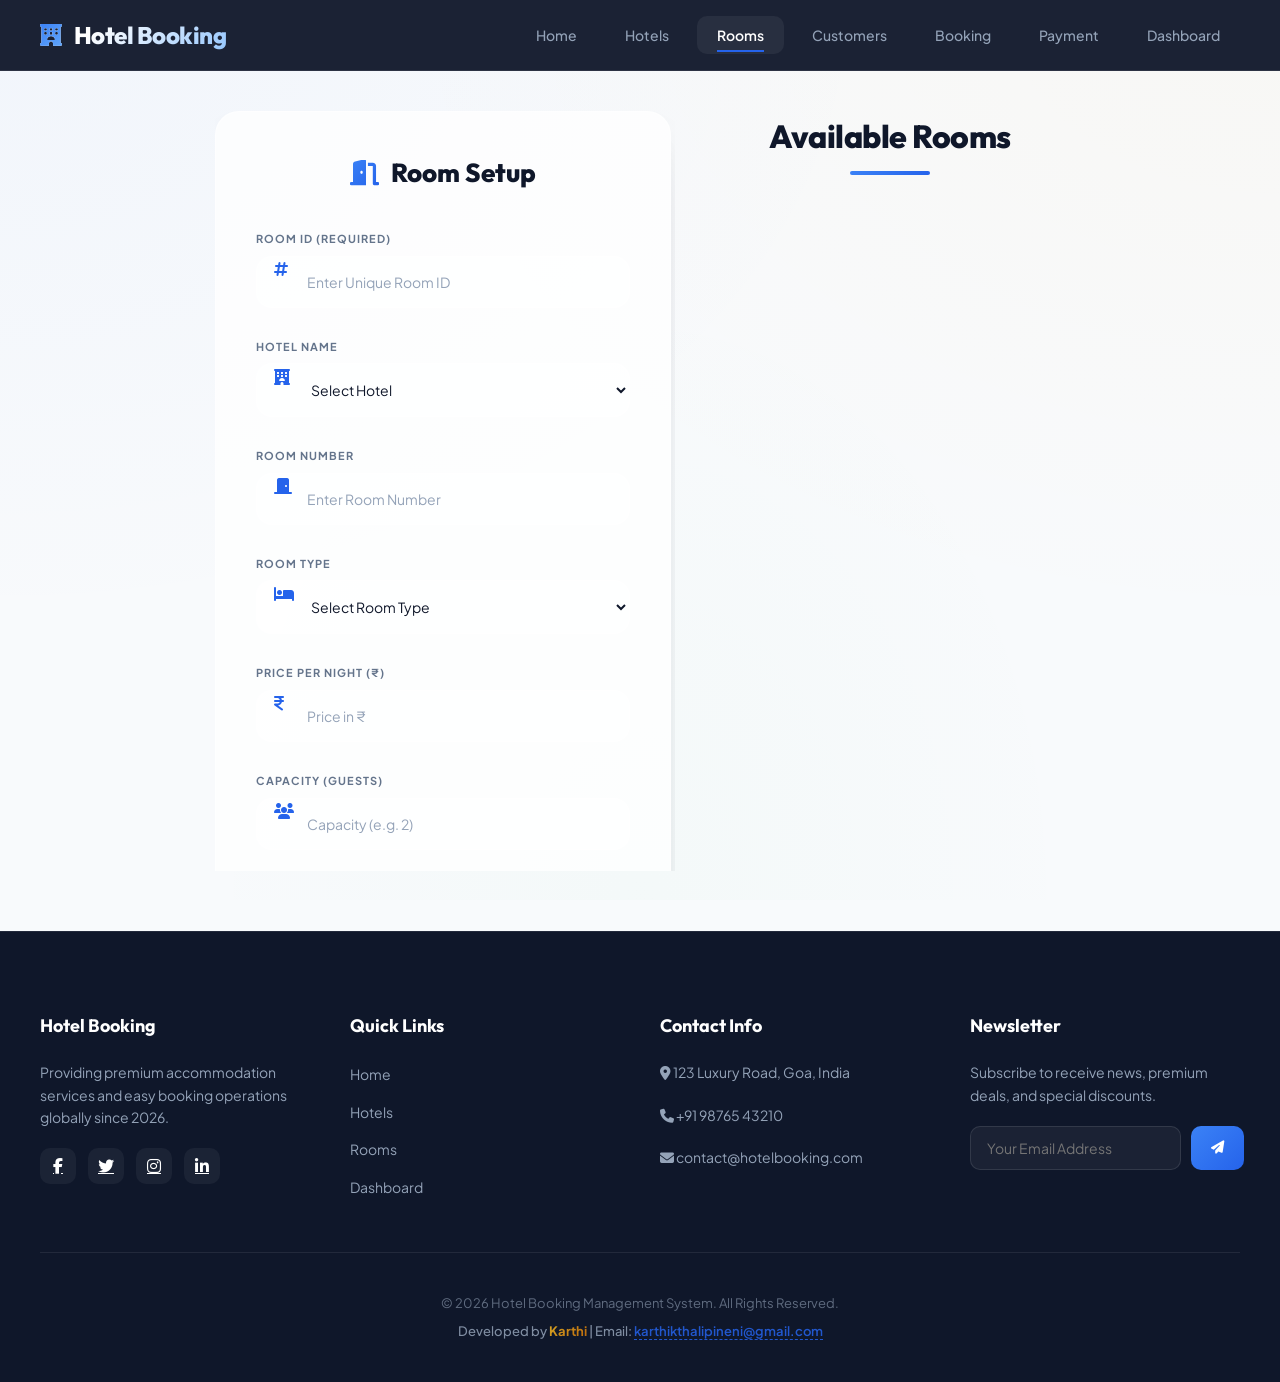
<file: frontend/rooms.html>
<!DOCTYPE html>
<html lang="en">
<head>
    <meta charset="UTF-8">
    <meta name="viewport" content="width=device-width, initial-scale=1.0">
    <title>Room Management</title>
    <link rel="stylesheet" href="https://cdnjs.cloudflare.com/ajax/libs/font-awesome/6.4.0/css/all.min.css">
    <link rel="stylesheet" href="style.css">
</head>
<body>

    <!-- Navigation -->
    <header>
        <nav class="navbar">
            <h2><i class="fa-solid fa-hotel"></i> Hotel Booking</h2>

            <button class="hamburger-menu" aria-label="Toggle Menu" onclick="toggleMobileMenu()">
                <i class="fa-solid fa-bars"></i>
            </button>

            <ul class="nav-links">
                <li><a href="index.html">Home</a></li>
                <li><a href="hotels.html">Hotels</a></li>
                <li><a href="rooms.html" class="active">Rooms</a></li>
                <li><a href="customers.html">Customers</a></li>
                <li><a href="booking.html">Booking</a></li>
                <li><a href="payment.html">Payment</a></li>
                <li><a href="dashboard.html">Dashboard</a></li>
            </ul>
        </nav>
    </header>

    <!-- Main Two-Column Layout -->
    <div class="dashboard-layout">
        
        <!-- Left: Form Setup -->
        <aside class="form-container">
            <form>
                <h2><i class="fa-solid fa-door-open"></i> Room Setup</h2>

                <div class="form-group">
                    <label for="room_id">Room ID (Required)</label>
                    <i class="fa-solid fa-hashtag input-icon"></i>
                    <input type="number" id="room_id" placeholder="Enter Unique Room ID" required>
                </div>

                <div class="form-group">
                    <label for="room_hotel_name">Hotel Name</label>
                    <i class="fa-solid fa-hotel input-icon"></i>
                    <select id="room_hotel_name" required>
                        <option value="">Select Hotel</option>
                    </select>
                </div>

                <div class="form-group">
                    <label for="room_number">Room Number</label>
                    <i class="fa-solid fa-door-closed input-icon"></i>
                    <input type="number" id="room_number" placeholder="Enter Room Number" required>
                </div>

                <div class="form-group">
                    <label for="room_type">Room Type</label>
                    <i class="fa-solid fa-bed input-icon"></i>
                    <select id="room_type" required>
                        <option value="">Select Room Type</option>
                        <option value="Standard">Standard</option>
                        <option value="Deluxe">Deluxe</option>
                        <option value="Suite">Suite</option>
                    </select>
                </div>

                <div class="form-group">
                    <label for="price">Price Per Night (₹)</label>
                    <i class="fa-solid fa-indian-rupee-sign input-icon"></i>
                    <input type="number" id="price" placeholder="Price in ₹" required>
                </div>

                <div class="form-group">
                    <label for="capacity">Capacity (Guests)</label>
                    <i class="fa-solid fa-users input-icon"></i>
                    <input type="number" id="capacity" placeholder="Capacity (e.g. 2)" required>
                </div>

                <div class="form-group">
                    <label for="status">Room Status</label>
                    <i class="fa-solid fa-circle-dot input-icon"></i>
                    <select id="status" required>
                        <option value="">Select Room Status</option>
                        <option value="Available">Available</option>
                        <option value="Booked">Booked</option>
                    </select>
                </div>

                <div class="btn-group">
                    <button type="button" onclick="addRoom()">
                        <i class="fa-solid fa-plus"></i> Add Room
                    </button>
                    <button type="button" onclick="updateRoom()">
                        <i class="fa-solid fa-save"></i> Update Room
                    </button>
                    <button type="reset" onclick="clearRoomForm()">
                        <i class="fa-solid fa-rotate-left"></i> Clear
                    </button>
                </div>
            </form>
        </aside>

        <!-- Right: Listings -->
        <main class="content-container">
            <section class="featured">
                <h2>Available Rooms</h2>
                <div class="hotel-container" id="roomList">
                    <!-- Rooms will be loaded here -->
                </div>
            </section>
        </main>
        
    </div>

    <!-- Footer -->
    <footer>
        <div class="footer-content">
            <div class="footer-section">
                <h3>Hotel Booking</h3>
                <p>Providing premium accommodation services and easy booking operations globally since 2026.</p>
                <div class="footer-social">
                    <a href="#"><i class="fa-brands fa-facebook-f"></i></a>
                    <a href="#"><i class="fa-brands fa-twitter"></i></a>
                    <a href="#"><i class="fa-brands fa-instagram"></i></a>
                    <a href="#"><i class="fa-brands fa-linkedin-in"></i></a>
                </div>
            </div>
            <div class="footer-section">
                <h3>Quick Links</h3>
                <ul class="footer-links">
                    <li><a href="index.html">Home</a></li>
                    <li><a href="hotels.html">Hotels</a></li>
                    <li><a href="rooms.html">Rooms</a></li>
                    <li><a href="dashboard.html">Dashboard</a></li>
                </ul>
            </div>
            <div class="footer-section">
                <h3>Contact Info</h3>
                <p><i class="fa-solid fa-location-dot"></i> 123 Luxury Road, Goa, India</p>
                <p><i class="fa-solid fa-phone"></i> +91 98765 43210</p>
                <p><i class="fa-solid fa-envelope"></i> contact@hotelbooking.com</p>
            </div>
            <div class="footer-section">
                <h3>Newsletter</h3>
                <p>Subscribe to receive news, premium deals, and special discounts.</p>
                <div class="newsletter-form">
                    <input type="email" placeholder="Your Email Address">
                    <button><i class="fa-solid fa-paper-plane"></i></button>
                </div>
            </div>
        </div>
        <div class="footer-bottom">
            <p>&copy; 2026 Hotel Booking Management System. All Rights Reserved.</p>
            <p style="margin-top: 8px; font-weight: 500; opacity: 0.85;">Developed by <span style="background: var(--accent-gradient); -webkit-background-clip: text; background-clip: text; color: transparent; font-weight: 700;">Karthi</span> | Email: <a href="mailto:karthikthalipineni@gmail.com" style="color: var(--primary); text-decoration: none; font-weight: 600; border-bottom: 1px dashed var(--primary); transition: var(--transition);">karthikthalipineni@gmail.com</a></p>
        </div>
    </footer>

    <script src="script.js"></script>

</body>
</html>
</file>
<file: frontend/style.css>
@import url('https://fonts.googleapis.com/css2?family=Outfit:wght@300;400;500;600;700;800&family=Plus+Jakarta+Sans:wght@300;400;500;600;700;800&display=swap');

/* ==========================================================================
   PREMIUM DESIGN SYSTEM VARIABLES
   ========================================================================== */
:root {
    /* Color Palette */
    --primary: #2563EB;
    --primary-hover: #1D4ED8;
    --primary-light: rgba(37, 99, 235, 0.1);
    --secondary: #0F172A;
    --accent: #F59E0B;
    --accent-hover: #D97706;
    --success: #22C55E;
    --danger: #EF4444;
    --warning: #F59E0B;
    --info: #3B82F6;
    --background: #F8FAFC;
    
    /* Luxury Gradients */
    --primary-gradient: linear-gradient(135deg, #3B82F6 0%, #2563EB 100%);
    --secondary-gradient: linear-gradient(135deg, #1E293B 0%, #0F172A 100%);
    --success-gradient: linear-gradient(135deg, #34D399 0%, #10B981 100%);
    --danger-gradient: linear-gradient(135deg, #F87171 0%, #EF4444 100%);
    --warning-gradient: linear-gradient(135deg, #FBBF24 0%, #F59E0B 100%);
    --gray-gradient: linear-gradient(135deg, #94A3B8 0%, #64748B 100%);
    --accent-gradient: linear-gradient(135deg, #FBBF24 0%, #D97706 100%);
    --info-gradient: linear-gradient(135deg, #60A5FA 0%, #3B82F6 100%);
    --hero-overlay: linear-gradient(to bottom, rgba(15, 23, 42, 0.75), rgba(15, 23, 42, 0.9));
    --glass-card: rgba(255, 255, 255, 0.75);
    
    /* Typography */
    --font-heading: 'Outfit', sans-serif;
    --font-body: 'Plus Jakarta Sans', sans-serif;
    
    /* Shadows & Glows */
    --shadow-sm: 0 2px 8px -1px rgba(0, 0, 0, 0.05);
    --shadow-md: 0 10px 25px -5px rgba(15, 23, 42, 0.05), 0 8px 16px -6px rgba(15, 23, 42, 0.05);
    --shadow-lg: 0 20px 40px -10px rgba(15, 23, 42, 0.08), 0 10px 20px -8px rgba(15, 23, 42, 0.04);
    --shadow-xl: 0 30px 60px -15px rgba(15, 23, 42, 0.12), 0 15px 30px -10px rgba(15, 23, 42, 0.06);
    --primary-glow: 0 0 20px rgba(37, 99, 235, 0.25);
    --success-glow: 0 0 20px rgba(34, 197, 94, 0.25);
    --danger-glow: 0 0 20px rgba(239, 68, 68, 0.25);
    --accent-glow: 0 0 20px rgba(245, 158, 11, 0.25);
    
    /* Borders & Radius */
    --border-glass: 1px solid rgba(255, 255, 255, 0.4);
    --border-glass-focus: 1px solid rgba(37, 99, 235, 0.5);
    --radius-sm: 10px;
    --radius-md: 16px;
    --radius-lg: 24px;
    --radius-full: 9999px;
    
    /* Transitions */
    --transition: all 0.4s cubic-bezier(0.16, 1, 0.3, 1);
}

/* ==========================================================================
   RESET & BASE STYLES
   ========================================================================== */
* {
    margin: 0;
    padding: 0;
    box-sizing: border-box;
}

html {
    scroll-behavior: smooth;
}

body {
    background-color: var(--background);
    color: var(--secondary);
    font-family: var(--font-body);
    line-height: 1.6;
    min-height: 100vh;
    display: flex;
    flex-direction: column;
    overflow-x: hidden;
    background-image: 
        radial-gradient(at 0% 0%, rgba(37, 99, 235, 0.03) 0, transparent 50%),
        radial-gradient(at 100% 0%, rgba(245, 158, 11, 0.03) 0, transparent 50%),
        radial-gradient(at 50% 100%, rgba(34, 197, 94, 0.02) 0, transparent 50%);
    background-attachment: fixed;
}

h1, h2, h3, h4, h5, h6 {
    font-family: var(--font-heading);
    color: var(--secondary);
    font-weight: 700;
}

/* Custom Scrollbar */
::-webkit-scrollbar {
    width: 10px;
    height: 10px;
}
::-webkit-scrollbar-track {
    background: var(--background);
}
::-webkit-scrollbar-thumb {
    background: #CBD5E1;
    border-radius: var(--radius-full);
    border: 3px solid var(--background);
}
::-webkit-scrollbar-thumb:hover {
    background: #94A3B8;
}

/* Page entrance animations */
main, .dashboard-layout, .featured, form, .hero, .why-choose-us, .testimonials-section {
    animation: fadeUp 0.8s cubic-bezier(0.16, 1, 0.3, 1) both;
}

main, .dashboard-layout {
    flex-grow: 1;
}

/* ==========================================================================
   ANIMATION KEYFRAMES
   ========================================================================== */
@keyframes fadeIn {
    from { opacity: 0; }
    to { opacity: 1; }
}
@keyframes fadeUp {
    from {
        opacity: 0;
        transform: translateY(30px);
    }
    to {
        opacity: 1;
        transform: translateY(0);
    }
}
@keyframes fadeDown {
    from {
        opacity: 0;
        transform: translateY(-20px);
    }
    to {
        opacity: 1;
        transform: translateY(0);
    }
}
@keyframes slideLeft {
    from {
        opacity: 0;
        transform: translateX(40px);
    }
    to {
        opacity: 1;
        transform: translateX(0);
    }
}
@keyframes slideRight {
    from {
        opacity: 0;
        transform: translateX(-40px);
    }
    to {
        opacity: 1;
        transform: translateX(0);
    }
}
@keyframes zoomIn {
    from {
        opacity: 0;
        transform: scale(0.95);
    }
    to {
        opacity: 1;
        transform: scale(1);
    }
}
@keyframes floating {
    0% { transform: translateY(0px); }
    50% { transform: translateY(-10px); }
    100% { transform: translateY(0px); }
}
@keyframes pulseGlow {
    0% { box-shadow: 0 0 0 0 rgba(37, 99, 235, 0.4); }
    70% { box-shadow: 0 0 0 10px rgba(37, 99, 235, 0); }
    100% { box-shadow: 0 0 0 0 rgba(37, 99, 235, 0); }
}
@keyframes cardEntrance {
    from {
        opacity: 0;
        transform: translateY(24px) scale(0.98);
    }
    to {
        opacity: 1;
        transform: translateY(0) scale(1);
    }
}
@keyframes inputGlowPulse {
    0% { box-shadow: 0 0 0 0 rgba(37, 99, 235, 0.2); }
    50% { box-shadow: 0 0 0 4px rgba(37, 99, 235, 0.3); }
    100% { box-shadow: 0 0 0 0 rgba(37, 99, 235, 0.2); }
}

@keyframes bounce {
    0%, 20%, 50%, 80%, 100% { transform: translateY(0); }
    40% { transform: translateY(-15px); }
    60% { transform: translateY(-7px); }
}

/* Animation classes */
.anim-fade-in { animation: fadeIn 1s ease-out forwards; }
.anim-fade-up { animation: fadeUp 1s cubic-bezier(0.16, 1, 0.3, 1) forwards; }
.anim-slide-left { animation: slideLeft 1s cubic-bezier(0.16, 1, 0.3, 1) forwards; }
.anim-slide-right { animation: slideRight 1s cubic-bezier(0.16, 1, 0.3, 1) forwards; }
.anim-zoom-in { animation: zoomIn 1s cubic-bezier(0.16, 1, 0.3, 1) forwards; }
.anim-floating { animation: floating 4s ease-in-out infinite; }
.anim-bounce { animation: bounce 2s infinite; }

/* ==========================================================================
   NAVIGATION BAR
   ========================================================================== */
header {
    position: sticky;
    top: 0;
    z-index: 1000;
    transition: var(--transition);
    border-bottom: 1px solid rgba(255, 255, 255, 0.08);
    background: rgba(15, 23, 42, 0.95);
    backdrop-filter: blur(20px);
    -webkit-backdrop-filter: blur(20px);
}

header.scrolled {
    background: rgba(15, 23, 42, 0.95);
    box-shadow: var(--shadow-md);
}

.navbar {
    display: flex;
    justify-content: space-between;
    align-items: center;
    max-width: 1400px;
    margin: 0 auto;
    padding: 16px 40px;
    width: 100%;
}

.navbar h2 {
    font-size: 24px;
    font-weight: 800;
    letter-spacing: -0.5px;
    background: linear-gradient(135deg, #FFFFFF 30%, #93C5FD 100%);
    -webkit-background-clip: text;
    background-clip: text;
    color: transparent;
    display: flex;
    align-items: center;
    gap: 12px;
}

.navbar h2 i {
    color: var(--primary);
    font-size: 22px;
    background: linear-gradient(135deg, #3B82F6 0%, #60A5FA 100%);
    -webkit-background-clip: text;
    background-clip: text;
    -webkit-text-fill-color: transparent;
}

.nav-links {
    list-style: none;
    display: flex;
    gap: 8px;
    align-items: center;
}

.nav-links a {
    color: #94A3B8;
    text-decoration: none;
    font-size: 14px;
    font-weight: 500;
    padding: 10px 20px;
    border-radius: var(--radius-sm);
    transition: var(--transition);
    position: relative;
}

.nav-links a:hover {
    color: white;
}

.nav-links a::after {
    content: '';
    position: absolute;
    bottom: 2px;
    left: 20px;
    right: 20px;
    height: 2px;
    background: var(--primary);
    transform: scaleX(0);
    transform-origin: right;
    transition: transform 0.3s ease-in-out;
}

.nav-links a:hover::after {
    transform: scaleX(1);
    transform-origin: left;
}

.nav-links a.active {
    color: white;
    background: rgba(255, 255, 255, 0.06);
    font-weight: 600;
}

.nav-links a.active::after {
    transform: scaleX(1);
    background: var(--primary);
}

/* Mobile Hamburger Menu */
.hamburger-menu {
    display: none;
    background: none;
    border: none;
    color: white;
    font-size: 22px;
    cursor: pointer;
    transition: var(--transition);
    padding: 8px;
    border-radius: var(--radius-sm);
}

.hamburger-menu:hover {
    background: rgba(255, 255, 255, 0.1);
}

/* ==========================================================================
   HERO SECTION
   ========================================================================== */
.hero {
    position: relative;
    text-align: center;
    padding: 160px 40px 180px 40px;
    background: var(--hero-overlay), url("https://images.unsplash.com/photo-1542314831-068cd1dbfeeb?auto=format&fit=crop&w=1920&q=80");
    background-size: cover;
    background-position: center;
    background-attachment: fixed;
    color: white;
    margin-bottom: 0px;
    overflow: hidden;
    display: flex;
    flex-direction: column;
    align-items: center;
}

.hero h1 {
    font-size: 52px;
    font-weight: 800;
    margin-bottom: 20px;
    letter-spacing: -1px;
    line-height: 1.15;
    max-width: 900px;
    animation: fadeUp 1s cubic-bezier(0.16, 1, 0.3, 1) both;
    background: linear-gradient(to right, #FFFFFF 40%, #E2E8F0 100%);
    -webkit-background-clip: text;
    background-clip: text;
    color: transparent;
}

.hero p {
    font-size: 20px;
    color: #E2E8F0;
    margin-bottom: 40px;
    max-width: 700px;
    font-weight: 300;
    animation: fadeUp 1.2s cubic-bezier(0.16, 1, 0.3, 1) both;
    line-height: 1.6;
}

.hero .btn {
    background: var(--primary-gradient);
    color: white;
    text-decoration: none;
    padding: 16px 40px;
    border-radius: var(--radius-md);
    font-size: 16px;
    font-weight: 600;
    box-shadow: 0 4px 20px rgba(37, 99, 235, 0.3);
    display: inline-flex;
    align-items: center;
    gap: 10px;
    transition: var(--transition);
    border: none;
    cursor: pointer;
    animation: fadeUp 1.4s cubic-bezier(0.16, 1, 0.3, 1) both;
}

.hero .btn:hover {
    transform: translateY(-3px) scale(1.02);
    box-shadow: var(--shadow-lg), 0 0 30px rgba(37, 99, 235, 0.4);
}

.hero .btn:active {
    transform: translateY(-1px) scale(0.98);
}

/* Floating Scroll Indicator */
.scroll-indicator {
    position: absolute;
    bottom: 30px;
    left: 50%;
    transform: translateX(-50%);
    animation: floating 2s ease-in-out infinite;
    cursor: pointer;
}

.scroll-indicator i {
    font-size: 24px;
    color: rgba(255, 255, 255, 0.6);
    transition: var(--transition);
}

.scroll-indicator:hover i {
    color: white;
}

/* ==========================================================================
   DASHBOARD / TWO-COLUMN SIDEBAR LAYOUT
   ========================================================================== */
.dashboard-layout {
    display: grid;
    grid-template-columns: 460px 1fr;
    gap: 40px;
    max-width: 1400px;
    margin: 40px auto 60px auto;
    padding: 0 40px;
    align-items: start;
    position: relative;
    z-index: 10;
}

.form-container {
    position: sticky;
    top: 110px;
    z-index: 10;
    max-height: calc(100vh - 140px);
    overflow-y: auto;
    padding-right: 4px;
}

.form-container::-webkit-scrollbar {
    width: 6px;
}
.form-container::-webkit-scrollbar-thumb {
    background: rgba(148, 163, 184, 0.3);
    border-radius: var(--radius-full);
}
.form-container::-webkit-scrollbar-thumb:hover {
    background: rgba(148, 163, 184, 0.5);
}

.content-container {
    display: flex;
    flex-direction: column;
    gap: 40px;
}

/* Adjustments when dashboard-layout is used */
.dashboard-layout form {
    margin: 0;
    width: 100%;
}

.dashboard-layout .search {
    margin: 0;
    max-width: none;
}

.dashboard-layout .featured {
    width: 100%;
    max-width: none;
    margin: 0;
    padding: 0;
}

/* ==========================================================================
   SEARCH & FILTER COMPONENT (GLASS CARDS)
   ========================================================================== */
.search {
    max-width: 1000px;
    margin: -60px auto 40px auto;
    background: var(--glass-card);
    backdrop-filter: blur(20px);
    -webkit-backdrop-filter: blur(20px);
    padding: 32px;
    border-radius: var(--radius-lg);
    box-shadow: var(--shadow-lg);
    border: var(--border-glass);
    position: relative;
    z-index: 20;
}

.search h2 {
    font-size: 20px;
    font-weight: 700;
    margin-bottom: 24px;
    color: var(--secondary);
    display: flex;
    align-items: center;
    gap: 12px;
}

.search h2 i {
    color: var(--primary);
    background: var(--primary-gradient);
    -webkit-background-clip: text;
    background-clip: text;
    -webkit-text-fill-color: transparent;
}

.search-group {
    display: flex;
    gap: 16px;
    justify-content: center;
    align-items: center;
    flex-wrap: wrap;
    width: 100%;
}

/* Input Wrappers & Floating Labels style */
.input-wrapper {
    position: relative;
    flex: 1;
    min-width: 250px;
}

.input-wrapper i.input-icon {
    position: absolute;
    left: 18px;
    top: 50%;
    transform: translateY(-50%);
    color: var(--primary);
    font-size: 16px;
    pointer-events: none;
    transition: var(--transition);
}

.search input,
.search select {
    width: 100%;
    padding: 16px 20px 16px 50px;
    font-size: 15px;
    font-family: var(--font-body);
    border: var(--border-glass);
    border-radius: var(--radius-md);
    background-color: rgba(255, 255, 255, 0.6);
    color: var(--secondary);
    transition: var(--transition);
    outline: none;
}

.search input::placeholder {
    color: #94A3B8;
}

.search input:focus,
.search select:focus {
    border-color: var(--primary);
    background-color: white;
    box-shadow: var(--primary-glow);
}

.search button {
    padding: 16px 36px;
    background: var(--primary-gradient);
    color: white;
    border: none;
    border-radius: var(--radius-md);
    font-size: 15px;
    font-weight: 600;
    cursor: pointer;
    font-family: var(--font-body);
    transition: var(--transition);
    box-shadow: 0 4px 15px rgba(37, 99, 235, 0.2);
    display: inline-flex;
    align-items: center;
    gap: 8px;
}

.search button:hover {
    transform: translateY(-2px);
    box-shadow: 0 6px 20px rgba(37, 99, 235, 0.4);
}

.search button:active {
    transform: translateY(0);
}

/* ==========================================================================
   FORMS SECTION (GLASS CARDS)
   ========================================================================== */
form {
    width: 100%;
    max-width: 560px;
    margin: 60px auto;
    background: var(--glass-card);
    backdrop-filter: blur(20px);
    -webkit-backdrop-filter: blur(20px);
    padding: 40px;
    border-radius: var(--radius-lg);
    box-shadow: var(--shadow-xl);
    border: var(--border-glass);
}

form h2 {
    text-align: center;
    font-size: 26px;
    font-weight: 800;
    margin-bottom: 30px;
    color: var(--secondary);
    display: flex;
    justify-content: center;
    align-items: center;
    gap: 12px;
}

form h2 i {
    color: var(--primary);
    background: var(--primary-gradient);
    -webkit-background-clip: text;
    background-clip: text;
    -webkit-text-fill-color: transparent;
}

form label {
    font-size: 11px;
    font-weight: 700;
    color: #64748B;
    margin-bottom: 8px;
    display: inline-block;
    text-transform: uppercase;
    letter-spacing: 1px;
}

.form-group {
    position: relative;
    margin-bottom: 24px;
    width: 100%;
}

.form-group i.input-icon {
    position: absolute;
    left: 18px;
    top: 45px; /* aligned relative to label + input top */
    transform: translateY(-50%);
    color: var(--primary);
    font-size: 16px;
    pointer-events: none;
    transition: var(--transition);
}

form input,
form select,
form textarea {
    width: 100%;
    padding: 16px 20px 16px 50px;
    font-size: 14px;
    font-family: var(--font-body);
    border: var(--border-glass);
    border-radius: var(--radius-md);
    color: var(--secondary);
    background-color: rgba(255, 255, 255, 0.55);
    outline: none;
    transition: var(--transition);
}

form input::placeholder {
    color: #94A3B8;
}

form input:focus,
form select:focus,
form textarea:focus {
    border-color: var(--primary);
    background-color: white;
    box-shadow: var(--primary-glow);
    animation: inputGlowPulse 2s infinite;
}

/* Floating Glow borders using CSS Focus events */
form input:focus ~ i.input-icon,
form select:focus ~ i.input-icon {
    color: var(--primary);
    transform: translateY(-50%) scale(1.1);
}

form input[readonly] {
    background-color: #E2E8F0 !important;
    border-color: rgba(0, 0, 0, 0.05) !important;
    color: #64748B !important;
    cursor: not-allowed;
}

form .btn-group {
    display: grid;
    grid-template-columns: 1fr 1fr;
    gap: 14px;
    margin-top: 15px;
}

/* ==========================================================================
   BUTTONS (PREMIUM LUXURY GLOW & TRANSITIONS)
   ========================================================================== */
form button,
.btn-group button {
    padding: 15px 24px;
    border: none;
    border-radius: var(--radius-md);
    cursor: pointer;
    font-family: var(--font-body);
    font-size: 14px;
    font-weight: 700;
    color: white;
    transition: var(--transition);
    display: inline-flex;
    justify-content: center;
    align-items: center;
    gap: 8px;
    box-shadow: var(--shadow-sm);
    position: relative;
    overflow: hidden;
}

form button::after,
.btn-group button::after {
    content: '';
    position: absolute;
    top: 0;
    left: -50%;
    width: 200%;
    height: 100%;
    background: linear-gradient(
        to right,
        rgba(255, 255, 255, 0) 0%,
        rgba(255, 255, 255, 0.3) 50%,
        rgba(255, 255, 255, 0) 100%
    );
    transform: skewX(-25deg);
    transition: 0.75s;
    opacity: 0;
}

form button:hover::after,
.btn-group button:hover::after {
    left: 125%;
    opacity: 1;
    transition: all 0.75s ease-in-out;
}

form button:hover,
.btn-group button:hover {
    transform: translateY(-2px);
}

form button:active,
.btn-group button:active {
    transform: translateY(0) scale(0.98);
}

/* Button variants */
/* Primary add button - takes span 2 */
form button[onclick*="add"],
.btn-primary {
    background: var(--primary-gradient);
    grid-column: span 2;
    font-size: 15px;
    box-shadow: 0 4px 15px rgba(37, 99, 235, 0.2);
}

form button[onclick*="add"]:hover,
.btn-primary:hover {
    box-shadow: 0 6px 20px rgba(37, 99, 235, 0.4), var(--primary-glow);
}

/* Update Button - Green */
form button[onclick*="update"],
.btn-success {
    background: var(--success-gradient);
    box-shadow: 0 4px 15px rgba(34, 197, 94, 0.2);
}

form button[onclick*="update"]:hover,
.btn-success:hover {
    box-shadow: 0 6px 20px rgba(34, 197, 94, 0.4), var(--success-glow);
}

/* Delete Button - Red */
form button[onclick*="delete"],
form button[onclick*="deleteHotel"],
form button[onclick*="deleteRoom"],
form button[onclick*="deleteCustomer"],
form button[onclick*="deleteBooking"],
form button[onclick*="deletePayment"],
.btn-danger {
    background: var(--danger-gradient);
    box-shadow: 0 4px 15px rgba(239, 68, 68, 0.2);
}

form button[onclick*="delete"]:hover,
.btn-danger:hover {
    box-shadow: 0 6px 20px rgba(239, 68, 68, 0.4), var(--danger-glow);
}

/* Clear Reset Button - Gray */
form button[type="reset"],
form button[onclick*="clear"],
form button[onclick*="clearHotelForm"],
form button[onclick*="clearRoomForm"],
form button[onclick*="clearCustomerForm"],
form button[onclick*="clearBookingForm"],
form button[onclick*="clearPaymentForm"],
.btn-secondary {
    background: var(--gray-gradient);
    box-shadow: 0 4px 15px rgba(100, 116, 139, 0.2);
}

form button[type="reset"]:hover,
.btn-secondary:hover {
    box-shadow: 0 6px 20px rgba(100, 116, 139, 0.4);
}

/* ==========================================================================
   FEATURED & CONTAINER GRID
   ========================================================================== */
.featured {
    width: 90%;
    max-width: 1400px;
    margin: 80px auto;
    padding: 10px 0;
}

.featured h2 {
    font-size: 32px;
    font-weight: 800;
    text-align: center;
    margin-bottom: 48px;
    position: relative;
    color: var(--secondary);
    letter-spacing: -0.5px;
}

.featured h2::after {
    content: '';
    position: absolute;
    bottom: -12px;
    left: 50%;
    transform: translateX(-50%);
    width: 80px;
    height: 4px;
    background: var(--primary-gradient);
    border-radius: var(--radius-full);
}

.hotel-container {
    display: grid;
    grid-template-columns: repeat(auto-fill, minmax(350px, 1fr));
    gap: 30px;
    justify-content: center;
    width: 100%;
}

.no-records {
    grid-column: 1 / -1;
    text-align: center;
    padding: 60px 40px;
    background: rgba(255, 255, 255, 0.6);
    backdrop-filter: blur(10px);
    border: 2px dashed rgba(148, 163, 184, 0.3);
    border-radius: var(--radius-lg);
    color: #64748B;
    font-size: 16px;
    font-weight: 500;
}

/* ==========================================================================
   CARD DESIGN (LUXURY GLASS CARDS)
   ========================================================================== */
.hotel-card {
    background: var(--glass-card);
    backdrop-filter: blur(15px);
    -webkit-backdrop-filter: blur(15px);
    border-radius: var(--radius-lg);
    box-shadow: var(--shadow-md);
    border: var(--border-glass);
    transition: var(--transition);
    display: flex;
    flex-direction: column;
    position: relative;
    overflow: hidden;
    padding: 0;
    animation: cardEntrance 0.5s cubic-bezier(0.16, 1, 0.3, 1) both;
}

.hotel-card:hover {
    transform: translateY(-8px);
    box-shadow: var(--shadow-xl);
    border-color: rgba(37, 99, 235, 0.2);
}

/* Premium Image Placeholder Grid */
.card-image {
    width: 100%;
    height: 200px;
    background-size: cover;
    background-position: center;
    position: relative;
    background-color: #E2E8F0;
    transition: var(--transition);
}

.hotel-card:hover .card-image {
    transform: scale(1.03);
}

.card-image::after {
    content: '';
    position: absolute;
    inset: 0;
    background: linear-gradient(to bottom, transparent 60%, rgba(15, 23, 42, 0.7));
}

.card-body {
    padding: 24px 28px;
    display: flex;
    flex-direction: column;
    flex-grow: 1;
}

.hotel-card h3 {
    color: var(--secondary);
    font-size: 20px;
    font-weight: 700;
    margin-bottom: 16px;
    line-height: 1.3;
}

.hotel-card p {
    margin: 10px 0;
    font-size: 14px;
    color: #475569;
    display: flex;
    align-items: center;
    gap: 12px;
}

.hotel-card p i {
    color: var(--primary);
    font-size: 15px;
    width: 18px;
    text-align: center;
}

.hotel-card p b {
    color: #64748B;
    font-weight: 600;
    min-width: 100px;
    font-size: 13px;
    text-transform: uppercase;
    letter-spacing: 0.5px;
}

/* Badges inside cards */
.hotel-card .badge {
    position: absolute;
    top: 20px;
    right: 20px;
    padding: 6px 16px;
    border-radius: var(--radius-full);
    font-size: 12px;
    font-weight: 700;
    letter-spacing: 0.5px;
    z-index: 10;
    box-shadow: var(--shadow-sm);
    backdrop-filter: blur(10px);
}

.hotel-card .badge.confirmed,
.hotel-card .badge.success,
.hotel-card .badge.available {
    background-color: rgba(34, 197, 94, 0.9);
    color: white;
}

.hotel-card .badge.pending,
.hotel-card .badge.booked {
    background-color: rgba(245, 158, 11, 0.9);
    color: white;
}

.hotel-card .badge.cancelled,
.hotel-card .badge.failed {
    background-color: rgba(239, 68, 68, 0.9);
    color: white;
}

.card-actions {
    margin-top: auto;
    display: flex;
    gap: 10px;
    padding-top: 20px;
    border-top: 1px solid rgba(148, 163, 184, 0.15);
}

.hotel-card button {
    flex: 1;
    padding: 12px 16px;
    border: none;
    border-radius: var(--radius-md);
    font-size: 13px;
    font-weight: 700;
    cursor: pointer;
    color: white;
    transition: var(--transition);
    display: inline-flex;
    justify-content: center;
    align-items: center;
    gap: 6px;
}

.hotel-card button:first-of-type {
    background: var(--info-gradient);
    box-shadow: 0 4px 10px rgba(59, 130, 246, 0.15);
}

.hotel-card button:first-of-type:hover {
    box-shadow: 0 6px 15px rgba(59, 130, 246, 0.3), var(--primary-glow);
}

.hotel-card button:last-of-type {
    background: var(--danger-gradient);
    box-shadow: 0 4px 10px rgba(239, 68, 68, 0.15);
}

.hotel-card button:last-of-type:hover {
    box-shadow: 0 6px 15px rgba(239, 68, 68, 0.3), var(--danger-glow);
}

/* ==========================================================================
   STATISTICS & ADMIN DASHBOARD
   ========================================================================== */
.stats-grid {
    display: grid;
    grid-template-columns: repeat(auto-fit, minmax(220px, 1fr));
    gap: 24px;
    margin-bottom: 40px;
    width: 100%;
}

.stat-card {
    background: var(--glass-card);
    backdrop-filter: blur(15px);
    -webkit-backdrop-filter: blur(15px);
    padding: 30px 24px;
    border-radius: var(--radius-lg);
    box-shadow: var(--shadow-md);
    border: var(--border-glass);
    text-align: center;
    transition: var(--transition);
    position: relative;
    overflow: hidden;
}

.stat-card::after {
    content: '';
    position: absolute;
    bottom: 0;
    left: 0;
    width: 100%;
    height: 4px;
    background: var(--primary-gradient);
    transition: var(--transition);
}

.stat-card:hover {
    transform: translateY(-6px);
    box-shadow: var(--shadow-lg);
}

.stat-card:hover::after {
    height: 6px;
}

.stat-card i {
    font-size: 38px;
    margin-bottom: 16px;
    background: var(--primary-gradient);
    -webkit-background-clip: text;
    background-clip: text;
    color: transparent;
    display: inline-block;
}

.stat-card h3 {
    font-size: 12px;
    font-weight: 700;
    color: #64748B;
    text-transform: uppercase;
    letter-spacing: 1px;
    margin-bottom: 8px;
}

.stat-card h1 {
    font-size: 42px;
    font-weight: 800;
    color: var(--secondary);
    line-height: 1.1;
    font-family: var(--font-heading);
}

/* Admin Quick Links styling */
.dashboard-quick-links .hotel-card {
    text-align: center;
    padding: 40px 30px;
}

.dashboard-quick-links .hotel-card i {
    font-size: 44px;
    background: var(--primary-gradient);
    -webkit-background-clip: text;
    background-clip: text;
    color: transparent;
    margin-bottom: 20px;
}

.dashboard-quick-links .hotel-card h3 {
    font-size: 20px;
    margin-bottom: 12px;
}

.dashboard-quick-links .hotel-card p {
    font-size: 14px;
    color: #64748B;
    margin-bottom: 24px;
    text-align: center;
}

.dashboard-quick-links .btn {
    width: 100%;
    padding: 14px;
    text-decoration: none;
    border-radius: var(--radius-md);
    background: var(--secondary-gradient);
    color: white;
    font-weight: 600;
    transition: var(--transition);
    display: block;
    box-shadow: var(--shadow-sm);
}

.dashboard-quick-links .btn:hover {
    transform: translateY(-2px);
    box-shadow: var(--shadow-md), 0 0 15px rgba(15, 23, 42, 0.2);
}

/* ==========================================================================
   ADDITIONAL HERO HOMEPAGE SECTIONS
   ========================================================================== */
.why-choose-us {
    background: white;
    padding: 80px 40px;
    border-radius: var(--radius-lg);
    box-shadow: var(--shadow-md);
    margin: 60px auto;
    width: 90%;
    max-width: 1400px;
    border: var(--border-glass);
}

.why-grid {
    display: grid;
    grid-template-columns: repeat(auto-fit, minmax(280px, 1fr));
    gap: 30px;
    margin-top: 48px;
}

.why-item {
    text-align: center;
    padding: 24px;
}

.why-item i {
    font-size: 44px;
    background: var(--accent-gradient);
    -webkit-background-clip: text;
    background-clip: text;
    color: transparent;
    margin-bottom: 20px;
}

.why-item h3 {
    font-size: 20px;
    font-weight: 700;
    margin-bottom: 12px;
}

.why-item p {
    font-size: 14px;
    color: #64748B;
    line-height: 1.6;
}

.testimonials-section {
    padding: 80px 40px;
    margin: 60px auto;
    width: 90%;
    max-width: 1400px;
}

.testimonials-grid {
    display: grid;
    grid-template-columns: repeat(auto-fit, minmax(320px, 1fr));
    gap: 30px;
    margin-top: 48px;
}

.testimonial-card {
    background: var(--glass-card);
    backdrop-filter: blur(10px);
    border: var(--border-glass);
    padding: 32px;
    border-radius: var(--radius-md);
    box-shadow: var(--shadow-md);
    transition: var(--transition);
}

.testimonial-card:hover {
    transform: translateY(-4px);
    box-shadow: var(--shadow-lg);
}

.testimonial-stars {
    color: var(--accent);
    margin-bottom: 16px;
    font-size: 14px;
}

.testimonial-card p {
    font-size: 15px;
    font-style: italic;
    color: #475569;
    margin-bottom: 24px;
}

.testimonial-user {
    display: flex;
    align-items: center;
    gap: 12px;
}

.testimonial-avatar {
    width: 48px;
    height: 48px;
    border-radius: var(--radius-full);
    background: #CBD5E1;
    display: flex;
    align-items: center;
    justify-content: center;
    font-weight: 700;
    color: var(--secondary);
    background-image: var(--accent-gradient);
    color: white;
}

.testimonial-info h4 {
    font-size: 15px;
    font-weight: 700;
}

.testimonial-info span {
    font-size: 12px;
    color: #94A3B8;
}

/* ==========================================================================
   FOOTER SECTION
   ========================================================================== */
footer {
    background-color: var(--secondary);
    color: #94A3B8;
    padding: 80px 40px 40px 40px;
    border-top: 1px solid rgba(255, 255, 255, 0.08);
}

.footer-content {
    max-width: 1400px;
    margin: 0 auto;
    display: grid;
    grid-template-columns: repeat(auto-fit, minmax(250px, 1fr));
    gap: 40px;
    padding-bottom: 40px;
    border-bottom: 1px solid rgba(255, 255, 255, 0.08);
}

.footer-section h3 {
    color: white;
    font-size: 18px;
    margin-bottom: 20px;
    font-family: var(--font-heading);
}

.footer-section p {
    font-size: 14px;
    line-height: 1.6;
    margin-bottom: 20px;
}

.footer-links {
    list-style: none;
}

.footer-links li {
    margin-bottom: 12px;
}

.footer-links a {
    color: #94A3B8;
    text-decoration: none;
    font-size: 14px;
    transition: var(--transition);
}

.footer-links a:hover {
    color: white;
    transform: translateX(4px);
    display: inline-block;
}

.footer-social {
    display: flex;
    gap: 12px;
}

.footer-social a {
    width: 36px;
    height: 36px;
    border-radius: var(--radius-sm);
    background: rgba(255, 255, 255, 0.05);
    display: inline-flex;
    align-items: center;
    justify-content: center;
    color: white;
    font-size: 16px;
    transition: var(--transition);
}

.footer-social a:hover {
    background: var(--primary-gradient);
    transform: translateY(-3px);
}

.newsletter-form {
    display: flex;
    gap: 10px;
}

.newsletter-form input {
    background: rgba(255, 255, 255, 0.05);
    border: 1px solid rgba(255, 255, 255, 0.1);
    border-radius: var(--radius-sm);
    padding: 12px 16px;
    color: white;
    font-size: 14px;
    outline: none;
    flex: 1;
    font-family: var(--font-body);
}

.newsletter-form input:focus {
    border-color: var(--primary);
}

.newsletter-form button {
    background: var(--primary-gradient);
    color: white;
    border: none;
    border-radius: var(--radius-sm);
    padding: 12px 20px;
    cursor: pointer;
    font-weight: 600;
    transition: var(--transition);
}

.newsletter-form button:hover {
    transform: translateY(-2px);
    box-shadow: 0 4px 12px rgba(37, 99, 235, 0.3);
}

.footer-bottom {
    max-width: 1400px;
    margin: 40px auto 0 auto;
    text-align: center;
    font-size: 13px;
}

.footer-bottom p {
    opacity: 0.6;
}

/* ==========================================================================
   RESPONSIVE DESIGN RULES
   ========================================================================== */
@media (max-width: 1024px) {
    .navbar {
        padding: 16px 24px;
    }
    
    .hamburger-menu {
        display: block;
    }
    
    .nav-links {
        display: none;
        flex-direction: column;
        width: 100%;
        position: absolute;
        top: 100%;
        left: 0;
        background: rgba(15, 23, 42, 0.98);
        backdrop-filter: blur(20px);
        padding: 24px;
        border-top: 1px solid rgba(255, 255, 255, 0.08);
        border-bottom: 1px solid rgba(255, 255, 255, 0.08);
        gap: 16px;
        align-items: flex-start;
        box-shadow: var(--shadow-lg);
    }
    
    .nav-links.open {
        display: flex;
        animation: fadeDown 0.3s ease-out forwards;
    }
    
    .nav-links a {
        width: 100%;
        padding: 12px 16px;
    }
    
    .nav-links a::after {
        display: none;
    }

    .dashboard-layout {
        grid-template-columns: 1fr;
        padding: 0 24px;
        gap: 40px;
        margin-top: -60px;
    }
    
    .form-container {
        position: static;
    }
}

@media (max-width: 768px) {
    .hero {
        padding: 120px 20px 140px 20px;
    }
    
    .hero h1 {
        font-size: 36px;
    }
    
    .hero p {
        font-size: 16px;
    }
    
    form {
        padding: 30px 20px;
    }
    
    form .btn-group {
        grid-template-columns: 1fr;
    }
    
    form button[onclick*="add"] {
        grid-column: span 1;
    }
    
    .hotel-container {
        grid-template-columns: 1fr;
    }
    
    .why-choose-us, .testimonials-section {
        padding: 40px 20px;
    }
}
</file>
